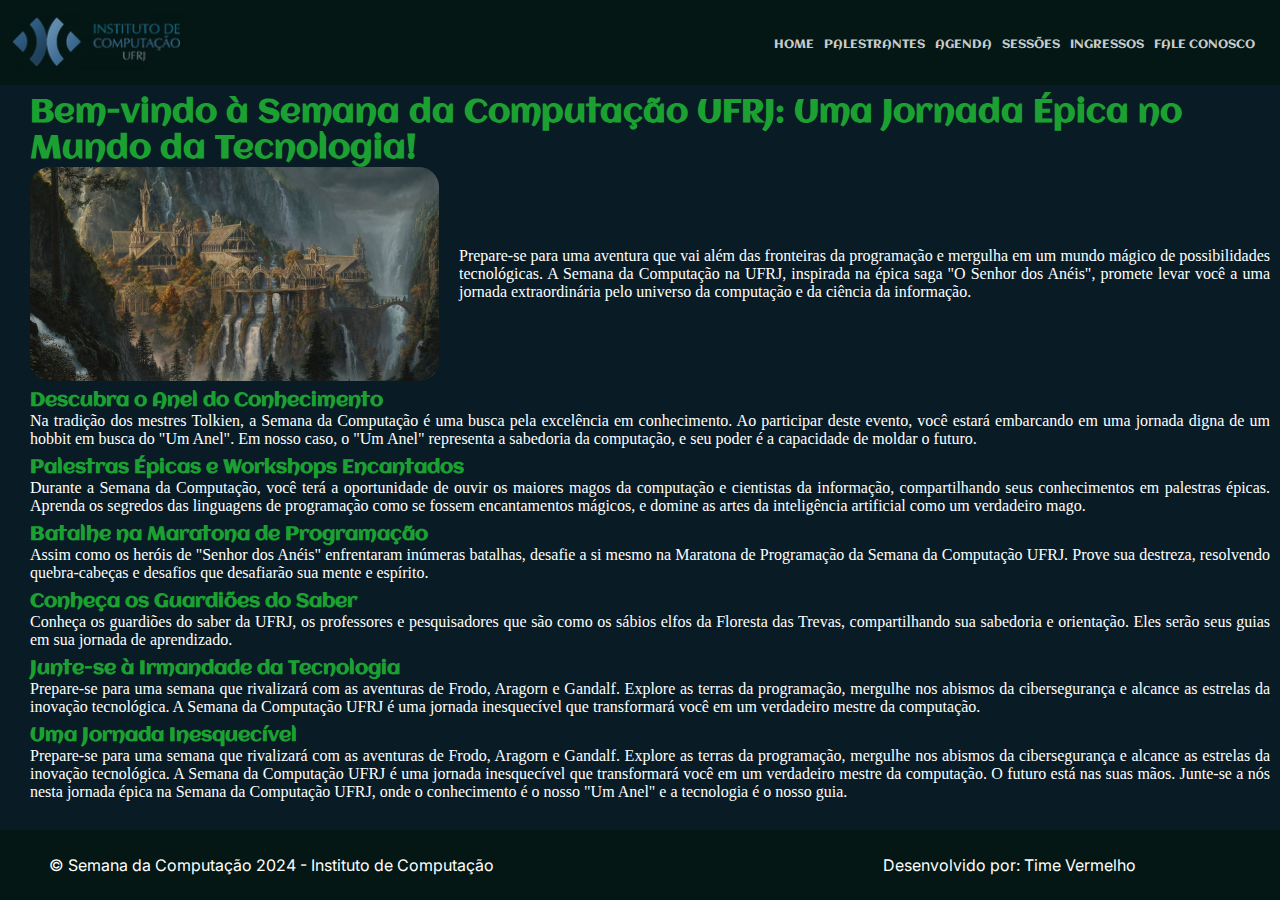
<file: index.html>
<!DOCTYPE html>
<html lang="en">
  <head>
    <meta charset="UTF-8">
    <meta name="viewport" content="width=device-width, initial-scale=1.0">
    <title>Home</title>
    <link rel="stylesheet" type="text/css" href="index.css">
    <link rel="stylesheet" href="https://fonts.googleapis.com/css?family=Aclonica&display=swap">
  </head>
  <body class="container">
    <script src="index.js"></script>
    <header>
      <img class="logo"src="logo.png" alt="Logo Instituto de computação">
      <div class="flex-botao">
        <button id="botao-navbar" class="botao">&#9776;</button>
      </div>
      <nav class="navbar">
        <ul class="nav-links">
            <li><a class="nav-item" href="index.html" > Home</a></li>
            <li><a class="nav-item" href="palestrantes.html" >Palestrantes</a></li>
            <li><a class="nav-item" href="agenda.html">Agenda</a></li>
            <li><a class="nav-item" href="sessoes.html">Sessões</a></li>
            <li><a class="nav-item" href="ingressos.html">Ingressos</a></li>
            <li><a class="nav-item" href="fale-conosco.html">Fale conosco</a></li>
          </ul>      
    </nav>
      
    </header>
    <div class="corpo-pagina">
      <main>
        <h1 class="Titulo">Bem-vindo à Semana da Computação UFRJ: Uma Jornada Épica no Mundo da Tecnologia!</h1> 
      </main>
      <div class="imagem-texto">
        <img class="capa-home"src="capa-home.png" alt="Foto do senhor dos aneis">
        <p class="paragrafo-1">
          Prepare-se para uma aventura que vai além das fronteiras da programação e mergulha em um mundo mágico 
          de possibilidades tecnológicas. A Semana da Computação na UFRJ, inspirada na épica saga "O Senhor dos Anéis", 
          promete levar você a uma jornada extraordinária pelo universo da computação e da ciência da informação.
        </p>
      </div>
      <div class="texto-pag-1">
        <h3 class="sub-titulo-2"> Descubra o Anel do Conhecimento</h3>
        <p class="paragrafo-2">
          Na tradição dos mestres Tolkien, a Semana da Computação é 
          uma busca pela excelência em conhecimento. 
          Ao participar deste evento, você estará embarcando 
          em uma jornada digna de um hobbit em busca do "Um Anel". 
          Em nosso caso, o "Um Anel" representa a sabedoria da 
          computação, e seu poder é a capacidade de moldar o futuro.
        </p>
        <h3 class="sub-titulo-2"> Palestras Épicas e Workshops Encantados</h3>
        <p class="paragrafo-2">
          Durante a Semana da Computação, você terá a oportunidade 
          de ouvir os maiores magos da computação e cientistas 
          da informação, compartilhando seus conhecimentos em 
          palestras épicas. Aprenda os segredos das linguagens 
          de programação como se fossem encantamentos mágicos, 
          e domine as artes da inteligência artificial como um 
          verdadeiro mago.
        </p>
        <h3 class="sub-titulo-2"> Batalhe na Maratona de Programação</h3>
        <p class="paragrafo-2">
          Assim como os heróis de "Senhor dos Anéis" enfrentaram 
          inúmeras batalhas, desafie a si mesmo na Maratona de 
          Programação da Semana da Computação UFRJ. Prove sua destreza, 
          resolvendo quebra-cabeças e desafios que desafiarão sua mente 
          e espírito.
        </p>
        <h3 class="sub-titulo-2"> Conheça os Guardiões do Saber</h3>
        <p class="paragrafo-2">
          Conheça os guardiões do saber da UFRJ, os professores e 
          pesquisadores que são como os sábios elfos da Floresta das 
          Trevas, compartilhando sua sabedoria e orientação. Eles serão
           seus guias em sua jornada de aprendizado.
        </p>
        <h3 class="sub-titulo-2"> Junte-se à Irmandade da Tecnologia</h3>
        <p class="paragrafo-2">
          Prepare-se para uma semana que rivalizará com as aventuras de Frodo,
           Aragorn e Gandalf. Explore as terras da programação, mergulhe nos 
           abismos da cibersegurança e alcance as estrelas da inovação 
           tecnológica. A Semana da Computação UFRJ é uma jornada 
           inesquecível que transformará você em um verdadeiro mestre
            da computação.
        </p>
        <h3 class="sub-titulo-2"> Uma Jornada Inesquecível</h3>
        <p class="paragrafo-2">
          Prepare-se para uma semana que rivalizará com as
           aventuras de Frodo, Aragorn e Gandalf. Explore 
           as terras da programação, mergulhe nos abismos da 
           cibersegurança e alcance as estrelas da inovação 
           tecnológica. A Semana da Computação UFRJ é uma jornada 
           inesquecível que transformará você em um verdadeiro
            mestre da computação.

          O futuro está nas suas mãos. Junte-se a nós nesta 
          jornada épica na Semana da Computação UFRJ, onde o
           conhecimento é o nosso "Um Anel" e a tecnologia é 
           o nosso guia.

        </p>
      </div>
    </div>
    <footer>
      <div class="footer-col">
          <p>© Semana da Computação 2024 - Instituto de Computação</p>
      </div>
      <div class="footer-col">
          <p>Desenvolvido por: Time Vermelho</p>   
      </div>
    </footer>
  </body>

  
  
</html>
</file>
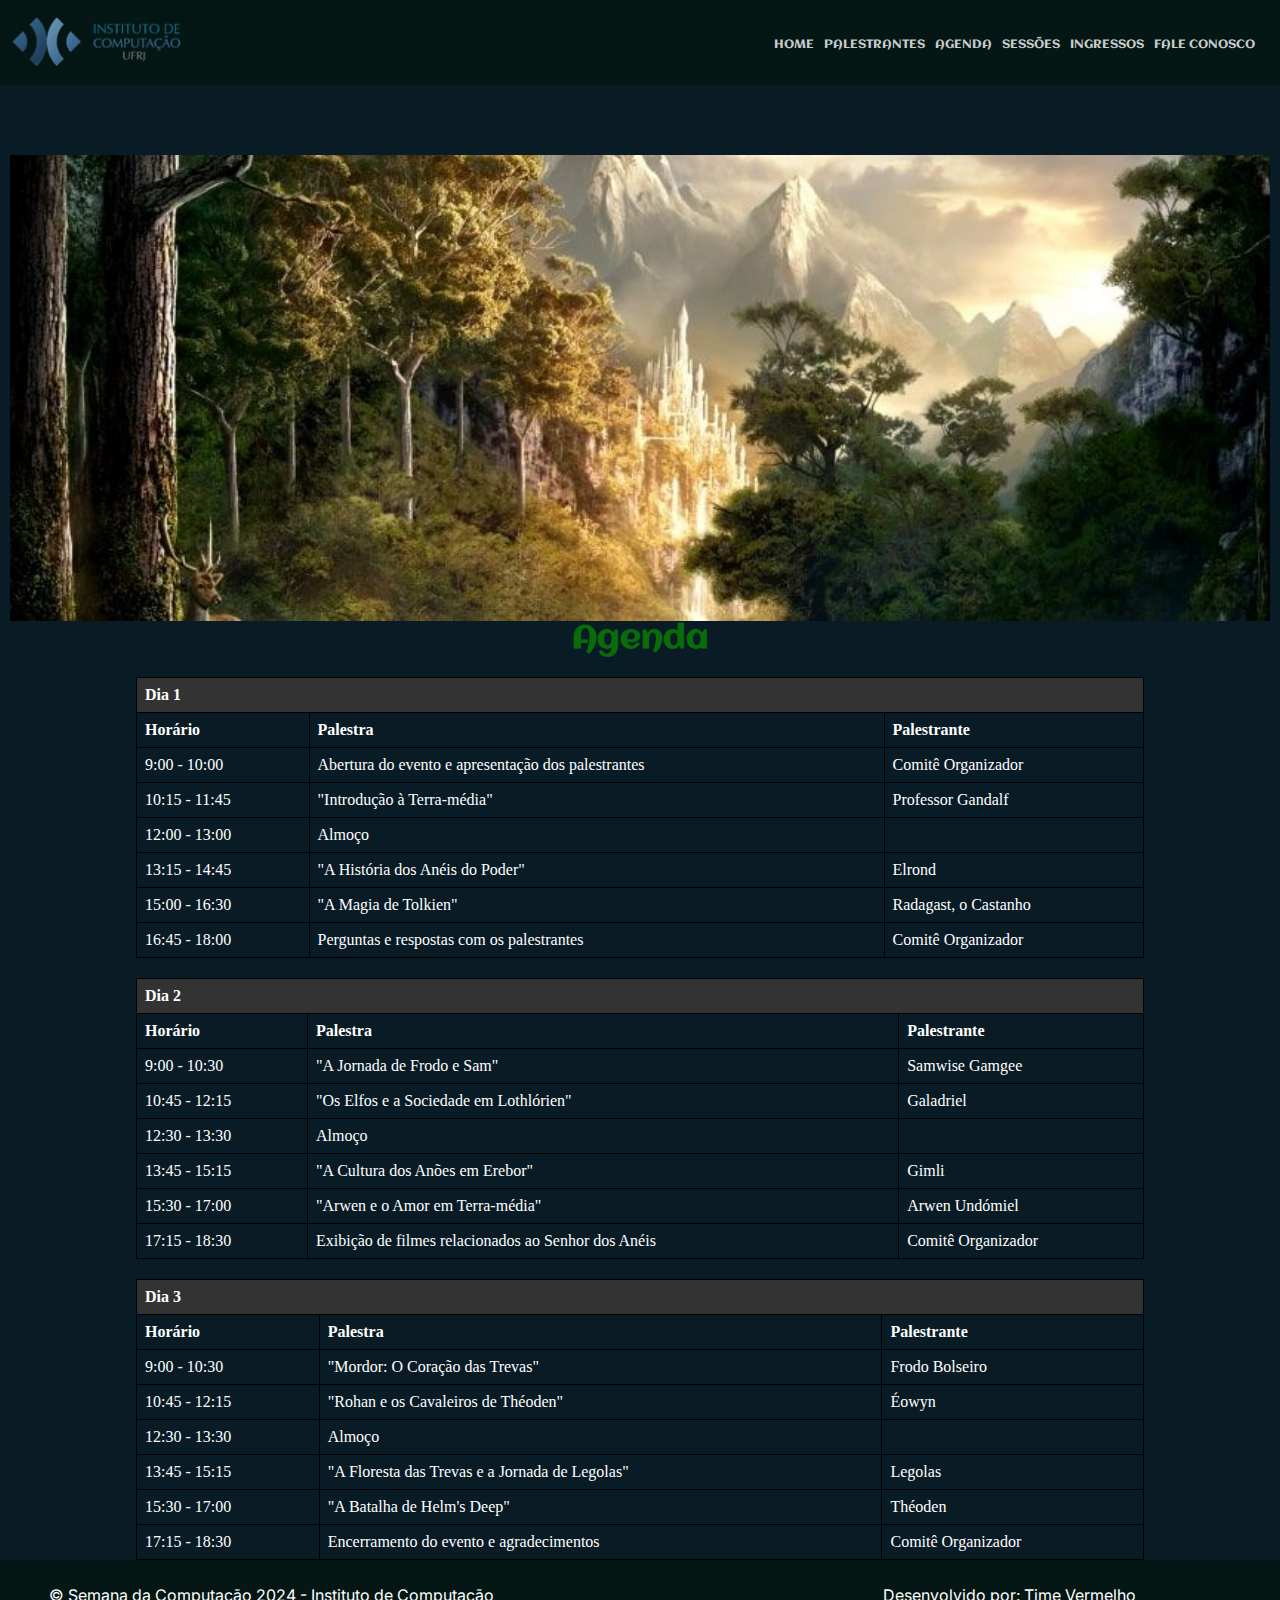
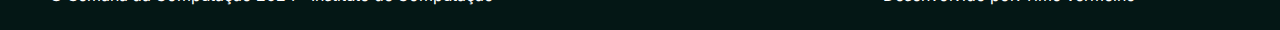
<file: agenda.html>
<!DOCTYPE html>
<html lang="en">
<head>
    <meta charset="UTF-8">
    <meta name="viewport" content="width=device-width, initial-scale=1.0">
    <title>Agenda</title>
    <link rel="stylesheet" type="text/css" href="agenda.css">
    <link rel="stylesheet" href="https://fonts.googleapis.com/css?family=Aclonica&display=swap">
</head>
<body>
  <script src="index.js"></script>
  <header>
    <img class="logo"src="logo.png" alt="Logo Instituto de computação">
    <div class="flex-botao">
      <button id="botao-navbar" class="botao">&#9776;</button>
    </div>
    <nav class="navbar">
      <ul class="nav-links">
        <li><a class="nav-item" href="index.html" > Home</a></li>
        <li><a class="nav-item" href="palestrantes.html" >Palestrantes</a></li>
        <li><a class="nav-item" href="agenda.html">Agenda</a></li>
        <li><a class="nav-item" href="sessoes.html">Sessões</a></li>
        <li><a class="nav-item" href="ingressos.html">Ingressos</a></li>
        <li><a class="nav-item" href="fale-conosco.html">Fale conosco</a></li>
        </ul>      
    </nav>
    
  </header>
  <div class="corpo-pagina">
    <main class="main-content">
        <div class="flexbox-capa">
            <img class="capa1" src="capa3-index.jpg" alt="Capa Senhor dos Anéis">
        </div>
        <div class="container">
            <h1 style="text-align: center;">Agenda</h1>
            <table>
                <thead>
                    <tr class="day-header">
                        <th colspan="3">Dia 1</th>
                    </tr>
                    <tr>
                        <th>Horário</th>
                        <th>Palestra</th>
                        <th>Palestrante</th>
                    </tr>
                </thead>
                <tbody>
                    <tr>
                        <td>9:00 - 10:00</td>
                        <td>Abertura do evento e apresentação dos palestrantes</td>
                        <td>Comitê Organizador</td>
                    </tr>
                    <tr>
                        <td>10:15 - 11:45</td>
                        <td>"Introdução à Terra-média"</td>
                        <td>Professor Gandalf</td>
                    </tr>
                    <tr>
                        <td>12:00 - 13:00</td>
                        <td>Almoço</td>
                        <td></td>
                    </tr>
                    <tr>
                        <td>13:15 - 14:45</td>
                        <td>"A História dos Anéis do Poder"</td>
                        <td>Elrond</td>
                    </tr>
                    <tr>
                        <td>15:00 - 16:30</td>
                        <td>"A Magia de Tolkien"</td>
                        <td>Radagast, o Castanho</td>
                    </tr>
                    <tr>
                        <td>16:45 - 18:00</td>
                        <td>Perguntas e respostas com os palestrantes</td>
                        <td>Comitê Organizador</td>
                    </tr>
                </tbody>
            </table>

            <table>
                <thead>
                    <tr class="day-header">
                        <th colspan="3">Dia 2</th>
                    </tr>
                    <tr>
                        <th>Horário</th>
                        <th>Palestra</th>
                        <th>Palestrante</th>
                    </tr>
                </thead>
                <tbody>
                    <tr>
                        <td>9:00 - 10:30</td>
                        <td>"A Jornada de Frodo e Sam"</td>
                        <td>Samwise Gamgee</td>
                    </tr>
                    <tr>
                        <td>10:45 - 12:15</td>
                        <td>"Os Elfos e a Sociedade em Lothlórien"</td>
                        <td>Galadriel</td>
                    </tr>
                    <tr>
                        <td>12:30 - 13:30</td>
                        <td>Almoço</td>
                        <td></td>
                    </tr>
                    <tr>
                        <td>13:45 - 15:15</td>
                        <td>"A Cultura dos Anões em Erebor"</td>
                        <td>Gimli</td>
                    </tr>
                    <tr>
                        <td>15:30 - 17:00</td>
                        <td>"Arwen e o Amor em Terra-média"</td>
                        <td>Arwen Undómiel</td>
                    </tr>
                    <tr>
                        <td>17:15 - 18:30</td>
                        <td>Exibição de filmes relacionados ao Senhor dos Anéis</td>
                        <td>Comitê Organizador</td>
                    </tr>
                </tbody>
            </table>

            <table>
                <thead>
                    <tr class="day-header">
                        <th colspan="3">Dia 3</th>
                    </tr>
                    <tr>
                        <th>Horário</th>
                        <th>Palestra</th>
                        <th>Palestrante</th>
                    </tr>
                </thead>
                <tbody>
                    <tr>
                        <td>9:00 - 10:30</td>
                        <td>"Mordor: O Coração das Trevas"</td>
                        <td>Frodo Bolseiro</td>
                    </tr>
                    <tr>
                        <td>10:45 - 12:15</td>
                        <td>"Rohan e os Cavaleiros de Théoden"</td>
                        <td>Éowyn</td>
                    </tr>
                    <tr>
                        <td>12:30 - 13:30</td>
                        <td>Almoço</td>
                        <td></td>
                    </tr>
                    <tr>
                        <td>13:45 - 15:15</td>
                        <td>"A Floresta das Trevas e a Jornada de Legolas"</td>
                        <td>Legolas</td>
                    </tr>
                    <tr>
                        <td>15:30 - 17:00</td>
                        <td>"A Batalha de Helm's Deep"</td>
                        <td>Théoden</td>
                    </tr>
                    <tr>
                        <td>17:15 - 18:30</td>
                        <td>Encerramento do evento e agradecimentos</td>
                        <td>Comitê Organizador</td>
                    </tr>
                </tbody>
            </table>
        </div>
    </main>
  </div>
    <footer>
      <div class="footer-col">
          <p>© Semana da Computação 2024 - Instituto de Computação</p>
      </div>
      <div class="footer-col">
          <p>Desenvolvido por: Time Vermelho</p>   
      </div>
    </footer>
</body>
</html>
</file>
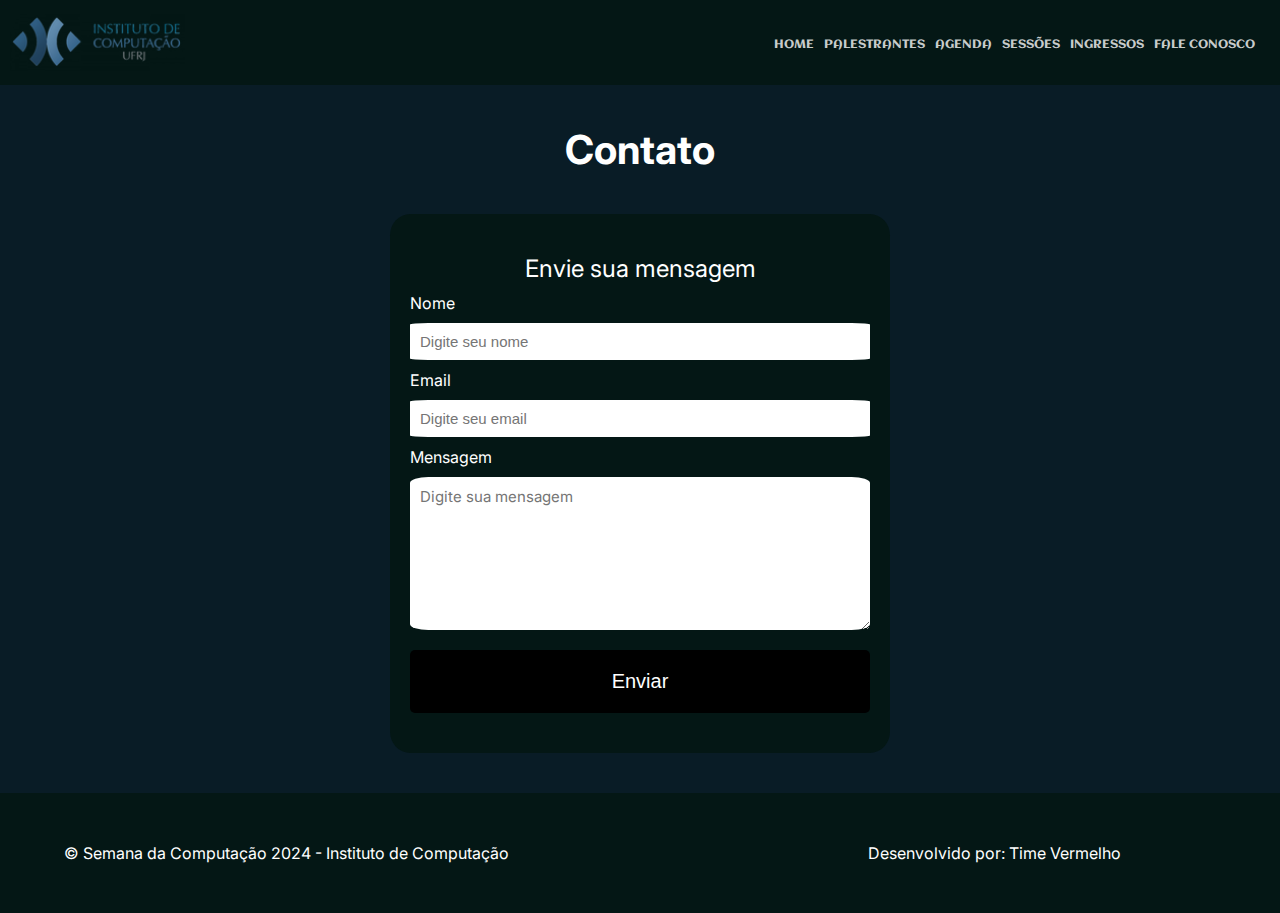
<file: fale-conosco.html>
<!DOCTYPE html>
<html lang="en">
  <head>
        <meta charset="UTF-8">
        <meta name="viewport" content="width=device-width, initial-scale=1.0">
        <title>Contato</title>
        <link rel="stylesheet" type="text/css" href="fale-conosco.css">
        <link rel="stylesheet" href="https://fonts.googleapis.com/css?family=Aclonica&display=swap">
  </head>
  <body>
    <script src="index.js"></script>
    <header>
      <img class="logo"src="logo.png" alt="Logo Instituto de computação">
      <div class="flex-botao">
        <button id="botao-navbar" class="botao">&#9776;</button>
      </div>
      <nav class="navbar">
        <ul class="nav-links">
          <li><a class="nav-item" href="index.html" > Home</a></li>
          <li><a class="nav-item" href="palestrantes.html" >Palestrantes</a></li>
          <li><a class="nav-item" href="agenda.html">Agenda</a></li>
          <li><a class="nav-item" href="sessoes.html">Sessões</a></li>
          <li><a class="nav-item" href="ingressos.html">Ingressos</a></li>
          <li><a class="nav-item" href="fale-conosco.html">Fale conosco</a></li>
          </ul>      
    </nav>
      
    </header>
    <div class="corpo-pagina">
      <main>
        <div class="contato-title">
            <h1>Contato</h1>
        </div>
        <div class="container-card">
            <div class="card-contato">
                <form action="" method="post" class="contato-form">
                    <p class="contato-form_title"> Envie sua mensagem</p>
                    <label class="form-label">Nome</label>
                    <input type="text" name="nome" placeholder="Digite seu nome" class="form-input">
                    <label class="form-label">Email</label>
                    <input type="text" name="nome" placeholder="Digite seu email" class="form-input">
                    <label class="form-label">Mensagem</label>
                    <textarea type="text" rows="7" name="mensagem" placeholder="Digite sua mensagem" class="form-textarea"></textarea>
                    <button type="submit" class="form-button">Enviar</button>
                </form>
            </div>
        </div>
      </main>


      <footer>
        <div class="footer-col">
            <p>© Semana da Computação 2024 - Instituto de Computação</p>
        </div>
        <div class="footer-col">
            <p>Desenvolvido por: Time Vermelho</p>   
        </div>
      </footer>
    </div>
  </body>

  
  
</html>
</file>
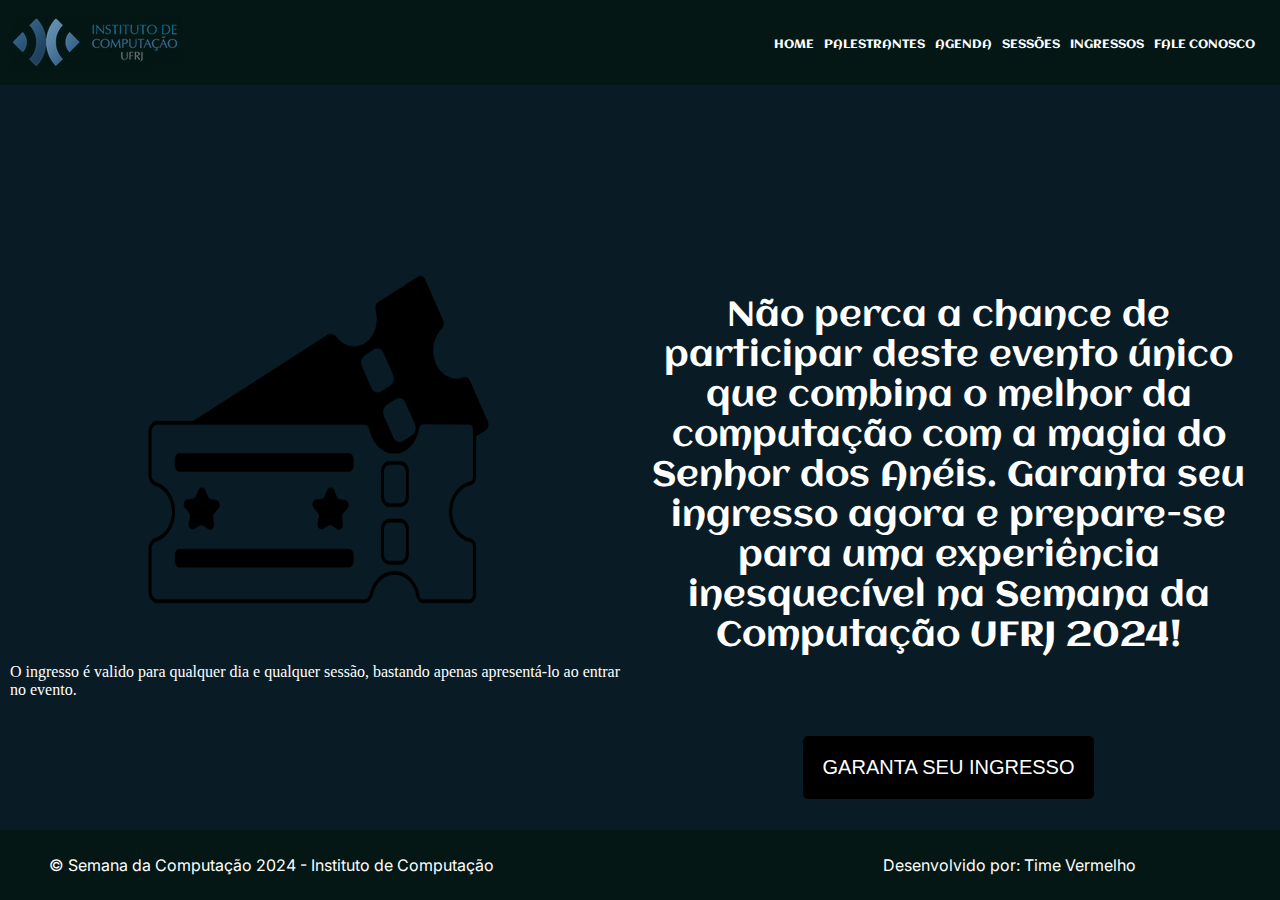
<file: ingressos.html>
<!DOCTYPE html>
<html lang="en">
  <head>
    <meta charset="UTF-8">
    <meta name="viewport" content="width=device-width, initial-scale=1.0">
    <title>ingressos</title>
    <link rel="stylesheet" type="text/css" href="ingressos.css">
    <link rel="stylesheet" href="https://fonts.googleapis.com/css?family=Aclonica&display=swap">
  </head>
  <body class="container">
    <script src="index.js"></script>
    <header>
      <img class="logo"src="logo.png" alt="Logo Instituto de computação">
      <div class="flex-botao">
        <button id="botao-navbar" class="botao">&#9776;</button>
      </div>
      <nav class="navbar">
        <ul class="nav-links">
            <li><a class="nav-item" href="index.html" > Home</a></li>
            <li><a class="nav-item" href="palestrantes.html" >Palestrantes</a></li>
            <li><a class="nav-item" href="agenda.html">Agenda</a></li>
            <li><a class="nav-item" href="sessoes.html">Sessões</a></li>
            <li><a class="nav-item" href="ingressos.html">Ingressos</a></li>
            <li><a class="nav-item" href="fale-conosco.html">Fale conosco</a></li>
          </ul>      
    </nav>
    </header>

    <main class="corpo-pagina">

      <div class="area1">
      <img class="ingresso-pic" src="ingresso.png" alt="foto de ingresso">
      <p>O ingresso é valido para qualquer dia e qualquer sessão, bastando apenas apresentá-lo ao entrar no evento.</p>
      </div>

      <div class="area2">
        <p class="chamada-sc">Não perca a chance de participar deste evento único que combina o melhor da computação com a magia do Senhor dos Anéis. Garanta seu ingresso agora e prepare-se para uma experiência inesquecível na Semana da Computação UFRJ 2024!
        </p>

        <button class="botao-1">GARANTA SEU INGRESSO</button>
      </div>
      
    </main>


    <footer class="">
      <div class="footer-col">
          <p>© Semana da Computação 2024 - Instituto de Computação</p>
      </div>
      <div class="footer-col">
          <p>Desenvolvido por: Time Vermelho</p>   
      </div>
    </footer>
  </body>

  
  
</html>
</file>
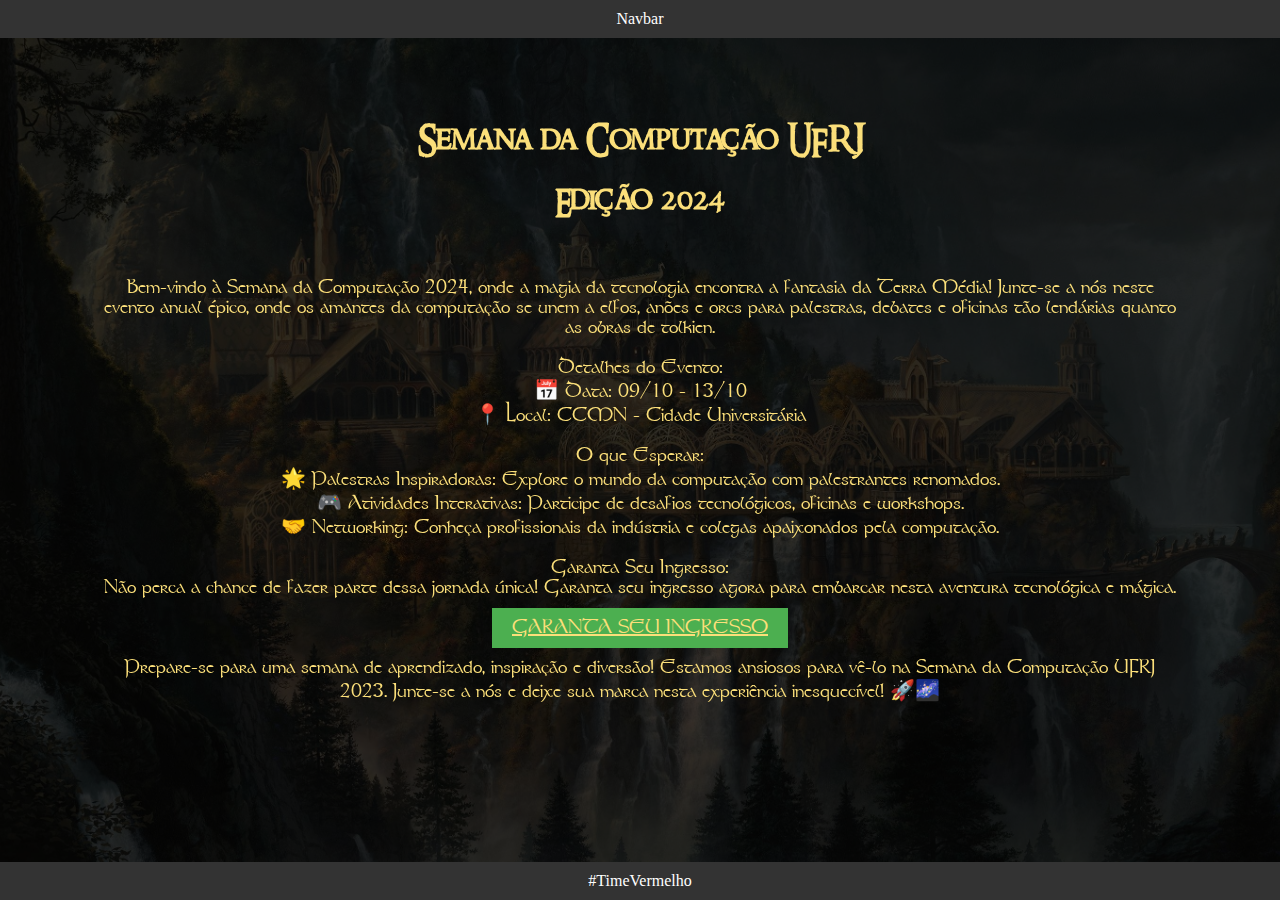
<file: landpage.html>
<!DOCTYPE html>
<html lang="pt-br">
<head>
    <meta charset="UTF-8">
    <meta name="viewport" content="width=device-width, initial-scale=1.0">
    <title>Semana da Computação</title>
    <link rel="stylesheet" href="style.css">
</head>
<body>
    <div class="overlay"></div>

    <div class="navbar">
        Navbar
    </div>
    
    <div class="content">
        <h1>Semana da Computação UFRJ</h1>
        <h1>Edição 2024<br><br></h1>
        <p>Bem-vindo à Semana da Computação 2024, onde a magia da tecnologia encontra a fantasia da Terra Média! Junte-se a nós neste evento anual épico, onde os amantes da computação se unem a elfos, anões e orcs para palestras, debates e oficinas tão lendárias quanto as obras de tolkien.<br>
            <br>
            Detalhes do Evento:<br>
            📅 Data: 09/10 - 13/10<br>
            📍 Local: CCMN - Cidade Universitária<br>
            <br>
            O que Esperar:<br>
            🌟 Palestras Inspiradoras: Explore o mundo da computação com palestrantes renomados.<br>
            🎮 Atividades Interativas: Participe de desafios tecnológicos, oficinas e workshops.<br>
            🤝 Networking: Conheça profissionais da indústria e colegas apaixonados pela computação.<br>
            <br>
            Garanta Seu Ingresso:<br>
            Não perca a chance de fazer parte dessa jornada única! Garanta seu ingresso agora para embarcar nesta aventura tecnológica e mágica.<br>
            <br>
            <a target="_blank" href="https://youtu.be/dQw4w9WgXcQ?si=BvrmpKko8m-QGwEp&t" class="button">GARANTA SEU INGRESSO</a>            <br>
            <br>
            Prepare-se para uma semana de aprendizado, inspiração e diversão! Estamos ansiosos para vê-lo na Semana da Computação UFRJ 2023. Junte-se a nós e deixe sua marca nesta experiência inesquecível! 🚀🌌
            
        </div>
        

    <div class="footer">
        #TimeVermelho
    </div>
</body>
</html>
</file>
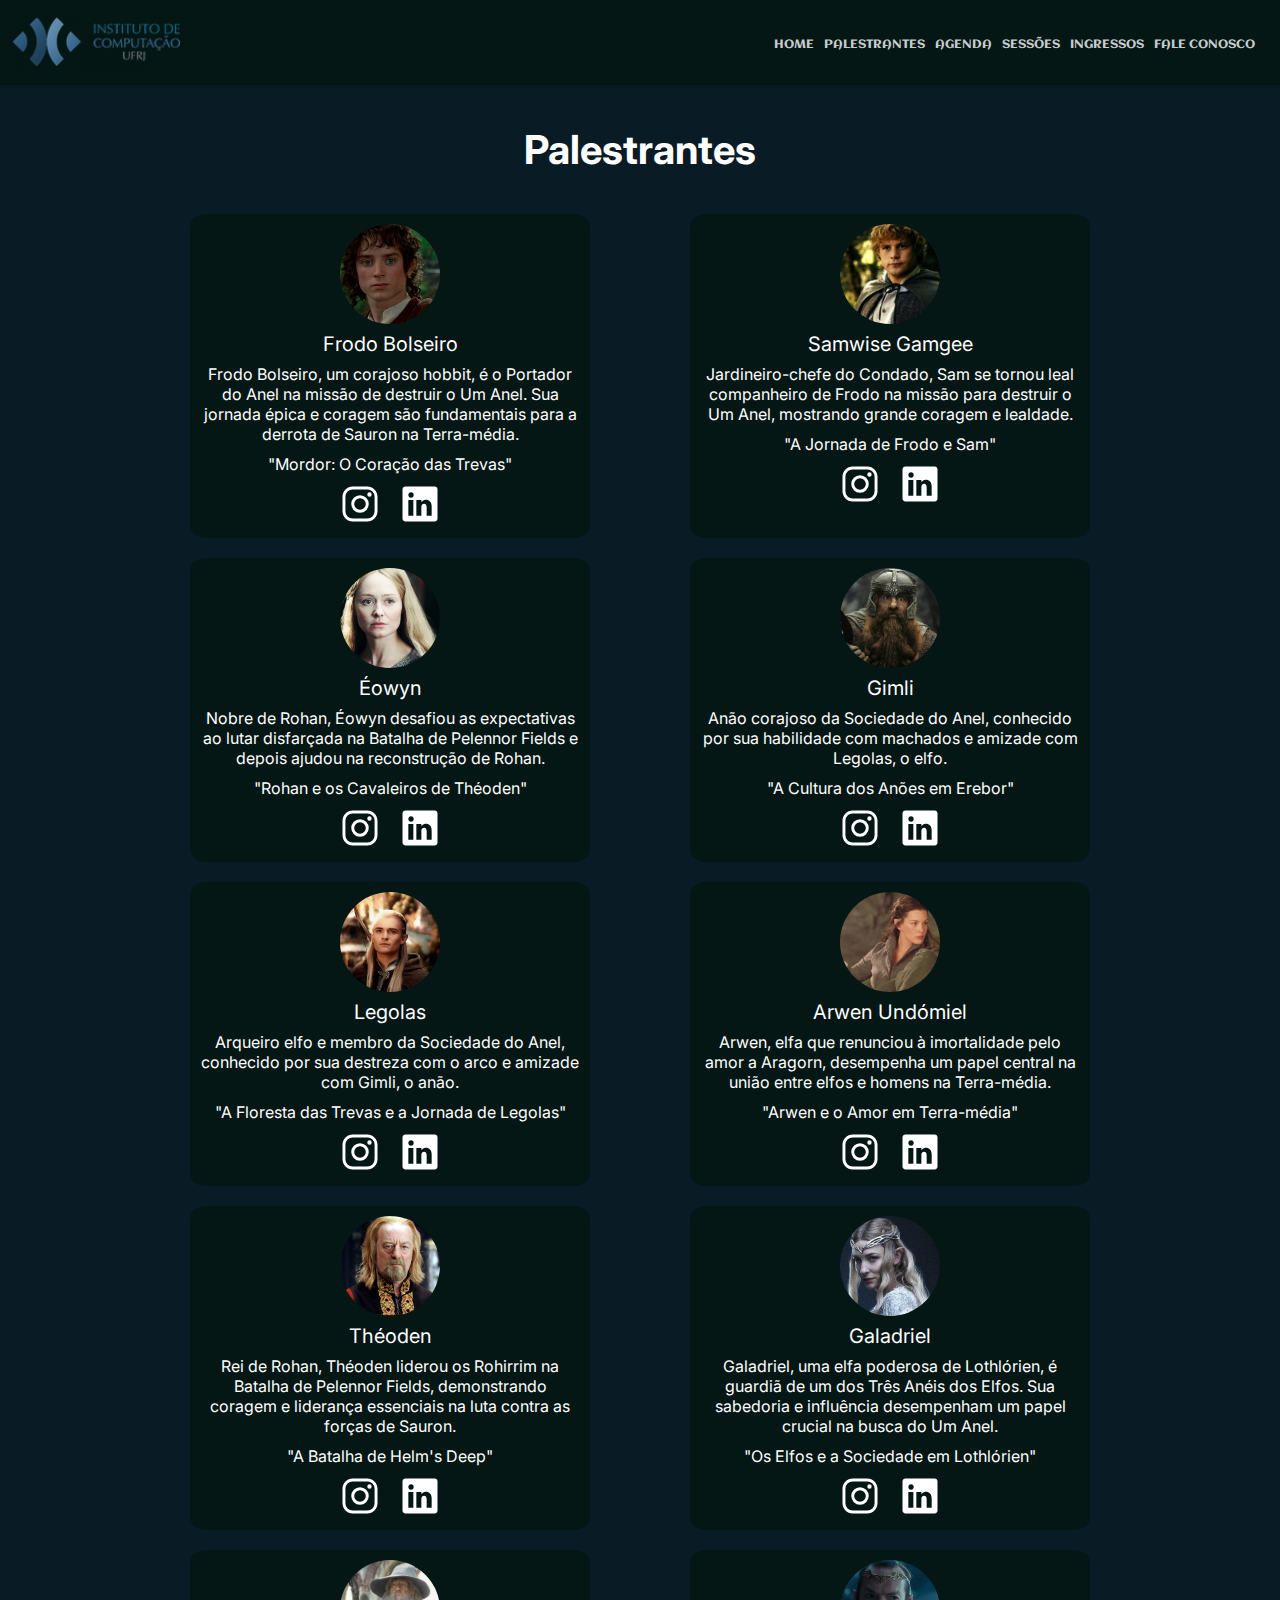
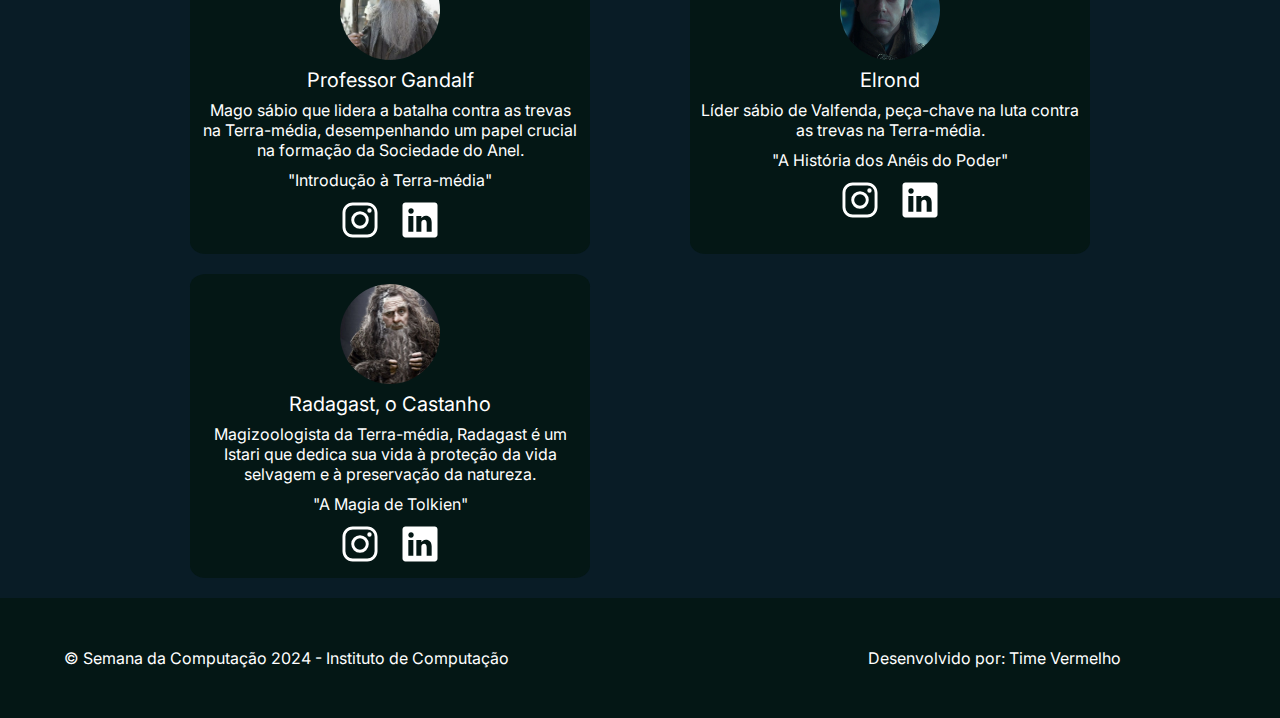
<file: palestrantes.html>
<!DOCTYPE html>
<html lang="en">
    <head>
        <meta charset="UTF-8">
        <meta name="viewport" content="width=device-width, initial-scale=1.0">
        <title>Palestrantes</title>
        <link rel="stylesheet" type="text/css" href="fale-conosco.css">
        <link rel="stylesheet" href="https://fonts.googleapis.com/css?family=Aclonica&display=swap">
    </head>
  <body>
    <script src="index.js"></script>
    <header>
        <img class="logo"src="logo.png" alt="Logo Instituto de computação">
        <div class="flex-botao">
          <button id="botao-navbar" class="botao">&#9776;</button>
        </div>
        <nav class="navbar">
          <ul class="nav-links">
            <li><a class="nav-item" href="index.html" > Home</a></li>
            <li><a class="nav-item" href="palestrantes.html" >Palestrantes</a></li>
            <li><a class="nav-item" href="agenda.html">Agenda</a></li>
            <li><a class="nav-item" href="sessoes.html">Sessões</a></li>
            <li><a class="nav-item" href="ingressos.html">Ingressos</a></li>
            <li><a class="nav-item" href="fale-conosco.html">Fale conosco</a></li>
            </ul>      
      </nav>
        
      </header>

      <main>
        <div class="palestrantes-title">
            <h1>Palestrantes</h1>
        </div>

        <div class="container-cards">
            <div class="cards">
                <div class="palestrante">
                    <img src="imagens_palestrantes\Frodo.webp" class="palestrante_foto">
                    <p class="palestrante_nome"> Frodo Bolseiro</p>
                    <p class="palestrante_biografia"> Frodo Bolseiro, um corajoso hobbit, é o Portador do Anel na missão de destruir o Um Anel. Sua jornada épica e coragem são fundamentais para a derrota de Sauron na Terra-média. </p>
                    <p class="palestrante_empresas"> </p>
                    <p class="palestrante_palestra">"Mordor: O Coração das Trevas"</p>
                    <ul class="palestrante_redes">
                        <li>
                        <a href="https://www.instagram.com/"> 
                            <img src="icons_redes\logo-instagram.svg" alt="Ícone do Instagram" class="palestrante_redes-instagram"> 
                        </a>
                        </li>
                        <li>
                            <a href="https://br.linkedin.com/">
                                <img src="icons_redes\logo-linkedin.svg" alt="Ícone do Linkedin" class="palestrante_redes-linkedin">
                            </a> 
                        </li>
                    </ul>
                </div>

                <div class="palestrante">
                    <img src="imagens_palestrantes\Samwise_Gamgee.png" alt="Foto de Samwise Gamgee no filme de Senhor dos Anéis" class="palestrante_foto">
                    <p class="palestrante_nome"> Samwise Gamgee </p>
                    <p class="palestrante_biografia"> Jardineiro-chefe do Condado, Sam se tornou leal companheiro de Frodo na missão para destruir o Um Anel, mostrando grande coragem e lealdade.</p>
                    <p class="palestrante_empresas"> </p>
                    <p class="palestrante_palestra">"A Jornada de Frodo e Sam"</p>
                    <ul class="palestrante_redes">
                        <li>
                            
                        <a href="https://www.instagram.com/"> 
                            <img src="icons_redes\logo-instagram.svg" alt="Ícone do Instagram" class="palestrante_redes-instagram"> 
                        </a>
                        </li>
                        <li>
                            <a href="https://br.linkedin.com/">
                                <img src="icons_redes\logo-linkedin.svg" alt="Ícone do Linkedin" class="palestrante_redes-linkedin">
                            </a> 
                        </li>
                    </ul>
                </div>

                <div class="palestrante">
                    <img src="imagens_palestrantes/Éowyn.jpg" class="palestrante_foto">
                    <p class="palestrante_nome"> Éowyn </p>
                    <p class="palestrante_biografia">Nobre de Rohan, Éowyn desafiou as expectativas ao lutar disfarçada na Batalha de Pelennor Fields e depois ajudou na reconstrução de Rohan. </p>
                    <p class="palestrante_empresas"> </p>
                    <p class="palestrante_palestra">"Rohan e os Cavaleiros de Théoden"</p>
                    <ul class="palestrante_redes">
                        <li>
                            
                        <a href="https://www.instagram.com/"> 
                            <img src="icons_redes\logo-instagram.svg" alt="Ícone do Instagram" class="palestrante_redes-instagram"> 
                        </a>
                        </li>
                        <li>
                            <a href="https://br.linkedin.com/">
                                <img src="icons_redes\logo-linkedin.svg" alt="Ícone do Linkedin" class="palestrante_redes-linkedin">
                            </a> 
                        </li>
                    </ul>
                </div>

                <div class="palestrante">
                    <img src="imagens_palestrantes/Gimli.jpg" class="palestrante_foto">
                    <p class="palestrante_nome"> Gimli </p>
                    <p class="palestrante_biografia"> Anão corajoso da Sociedade do Anel, conhecido por sua habilidade com machados e amizade com Legolas, o elfo.</p>
                    <p class="palestrante_empresas"> </p>
                    <p class="palestrante_palestra">"A Cultura dos Anões em Erebor"</p>
                    <ul class="palestrante_redes">
                        <li>
                            
                        <a href="https://www.instagram.com/"> 
                            <img src="icons_redes\logo-instagram.svg" alt="Ícone do Instagram" class="palestrante_redes-instagram"> 
                        </a>
                        </li>
                        <li>
                            <a href="https://br.linkedin.com/">
                                <img src="icons_redes\logo-linkedin.svg" alt="Ícone do Linkedin" class="palestrante_redes-linkedin">
                            </a> 
                        </li>
                    </ul>
                </div>

                <div class="palestrante">
                    <img src="imagens_palestrantes/Legolas.jpg" class="palestrante_foto">
                    <p class="palestrante_nome"> Legolas </p>
                    <p class="palestrante_biografia"> Arqueiro elfo e membro da Sociedade do Anel, conhecido por sua destreza com o arco e amizade com Gimli, o anão.</p>
                    <p class="palestrante_empresas"> </p>
                    <p class="palestrante_palestra">"A Floresta das Trevas e a Jornada de Legolas" </p>
                    <ul class="palestrante_redes">
                        <li>
                            
                        <a href="https://www.instagram.com/"> 
                            <img src="icons_redes\logo-instagram.svg" alt="Ícone do Instagram" class="palestrante_redes-instagram"> 
                        </a>
                        </li>
                        <li>
                            <a href="https://br.linkedin.com/">
                                <img src="icons_redes\logo-linkedin.svg" alt="Ícone do Linkedin" class="palestrante_redes-linkedin">
                            </a> 
                        </li>
                    </ul>
                </div>

                <div class="palestrante">
                    <img src="imagens_palestrantes/Arwen_Undómiel.webp" class="palestrante_foto">
                    <p class="palestrante_nome"> Arwen Undómiel </p>
                    <p class="palestrante_biografia"> Arwen, elfa que renunciou à imortalidade pelo amor a Aragorn, desempenha um papel central na união entre elfos e homens na Terra-média.</p>
                    <p class="palestrante_empresas"> </p>
                    <p class="palestrante_palestra">"Arwen e o Amor em Terra-média"</p>
                    <ul class="palestrante_redes">
                        <li>
                            
                        <a href="https://www.instagram.com/"> 
                            <img src="icons_redes\logo-instagram.svg" alt="Ícone do Instagram" class="palestrante_redes-instagram"> 
                        </a>
                        </li>
                        <li>
                            <a href="https://br.linkedin.com/">
                                <img src="icons_redes\logo-linkedin.svg" alt="Ícone do Linkedin" class="palestrante_redes-linkedin">
                            </a> 
                        </li>
                    </ul>
                </div>
            
                <div class="palestrante">
                    <img src="imagens_palestrantes/Théoden.png" class="palestrante_foto">
                    <p class="palestrante_nome"> Théoden </p>
                    <p class="palestrante_biografia"> Rei de Rohan, Théoden liderou os Rohirrim na Batalha de Pelennor Fields, demonstrando coragem e liderança essenciais na luta contra as forças de Sauron.</p>
                    <p class="palestrante_empresas"> </p>
                    <p class="palestrante_palestra">"A Batalha de Helm's Deep"</p>
                    <ul class="palestrante_redes">
                        <li>
                            
                        <a href="https://www.instagram.com/"> 
                            <img src="icons_redes\logo-instagram.svg" alt="Ícone do Instagram" class="palestrante_redes-instagram"> 
                        </a>
                        </li>
                        <li>
                            <a href="https://br.linkedin.com/">
                                <img src="icons_redes\logo-linkedin.svg" alt="Ícone do Linkedin" class="palestrante_redes-linkedin">
                            </a> 
                        </li>
                    </ul>
                </div>
        
                <div class="palestrante">
                    <img src="imagens_palestrantes/Galadriel.webp" class="palestrante_foto">
                    <p class="palestrante_nome"> Galadriel </p>
                    <p class="palestrante_biografia"> Galadriel, uma elfa poderosa de Lothlórien, é guardiã de um dos Três Anéis dos Elfos. Sua sabedoria e influência desempenham um papel crucial na busca do Um Anel. </p>
                    <p class="palestrante_empresas"> </p>
                    <p class="palestrante_palestra">"Os Elfos e a Sociedade em Lothlórien"</p>
                    <ul class="palestrante_redes">
                        <li>
                            
                        <a href="https://www.instagram.com/"> 
                            <img src="icons_redes\logo-instagram.svg" alt="Ícone do Instagram" class="palestrante_redes-instagram"> 
                        </a>
                        </li>
                        <li>
                            <a href="https://br.linkedin.com/">
                                <img src="icons_redes\logo-linkedin.svg" alt="Ícone do Linkedin" class="palestrante_redes-linkedin">
                            </a> 
                        </li>
                    </ul>
                </div>
                <div class="palestrante">
                    <img src="imagens_palestrantes/Gandalf.avif" class="palestrante_foto">
                    <p class="palestrante_nome"> Professor Gandalf </p>
                    <p class="palestrante_biografia">  Mago sábio que lidera a batalha contra as trevas na Terra-média, desempenhando um papel crucial na formação da Sociedade do Anel. </p>
                    <p class="palestrante_empresas"> </p>
                    <p class="palestrante_palestra">"Introdução à Terra-média"</p>
                    <ul class="palestrante_redes">
                        <li>
                            
                        <a href="https://www.instagram.com/"> 
                            <img src="icons_redes\logo-instagram.svg" alt="Ícone do Instagram" class="palestrante_redes-instagram"> 
                        </a>
                        </li>
                        <li>
                            <a href="https://br.linkedin.com/">
                                <img src="icons_redes\logo-linkedin.svg" alt="Ícone do Linkedin" class="palestrante_redes-linkedin">
                            </a> 
                        </li>
                    </ul>
                </div>
                <div class="palestrante">
                    <img src="imagens_palestrantes/Elrond.webp" class="palestrante_foto">
                    <p class="palestrante_nome"> Elrond </p>
                    <p class="palestrante_biografia"> Líder sábio de Valfenda, peça-chave na luta contra as trevas na Terra-média. </p>
                    <p class="palestrante_empresas"> </p>
                    <p class="palestrante_palestra">"A História dos Anéis do Poder"</p>
                    <ul class="palestrante_redes">
                        <li>
                            
                        <a href="https://www.instagram.com/"> 
                            <img src="icons_redes\logo-instagram.svg" alt="Ícone do Instagram" class="palestrante_redes-instagram"> 
                        </a>
                        </li>
                        <li>
                            <a href="https://br.linkedin.com/">
                                <img src="icons_redes\logo-linkedin.svg" alt="Ícone do Linkedin" class="palestrante_redes-linkedin">
                            </a> 
                        </li>
                    </ul>
                </div>
                <div class="palestrante">
                    <img src="imagens_palestrantes/Radagast.jpg" class="palestrante_foto">
                    <p class="palestrante_nome"> Radagast, o Castanho </p>
                    <p class="palestrante_biografia"> Magizoologista da Terra-média, Radagast é um Istari que dedica sua vida à proteção da vida selvagem e à preservação da natureza. </p>
                    <p class="palestrante_empresas"> </p>
                    <p class="palestrante_palestra">"A Magia de Tolkien"</p>
                    <ul class="palestrante_redes">
                        <li>
                            
                        <a href="https://www.instagram.com/"> 
                            <img src="icons_redes\logo-instagram.svg" alt="Ícone do Instagram" class="palestrante_redes-instagram"> 
                        </a>
                        </li>
                        <li>
                            <a href="https://br.linkedin.com/">
                                <img src="icons_redes\logo-linkedin.svg" alt="Ícone do Linkedin" class="palestrante_redes-linkedin">
                            </a> 
                        </li>
                    </ul>
                </div>
            </div>
        </div>
    </main>

    <footer>
        <div class="footer-col">
            <p>© Semana da Computação 2024 - Instituto de Computação</p>
        </div>
        <div class="footer-col">
            <p>Desenvolvido por: Time Vermelho</p>   
        </div>
      </footer>
  </body>
</html>
</file>
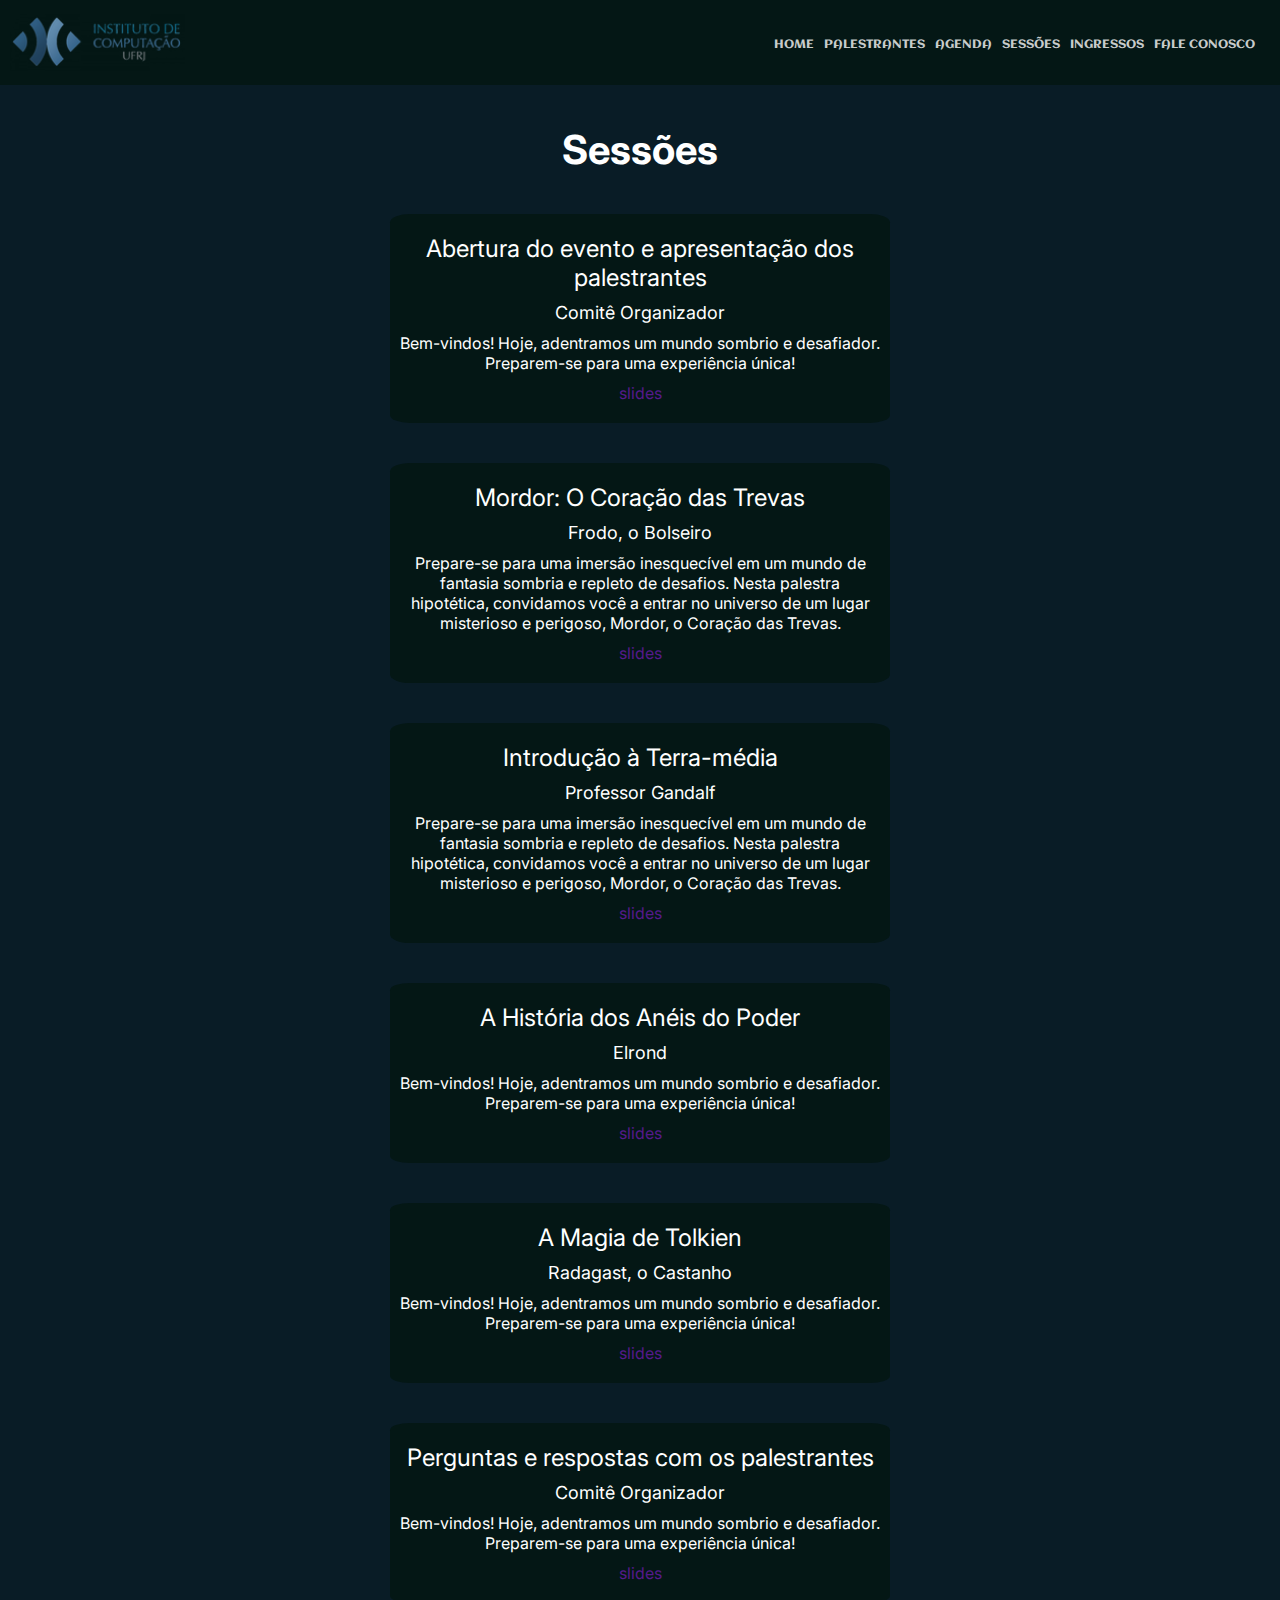
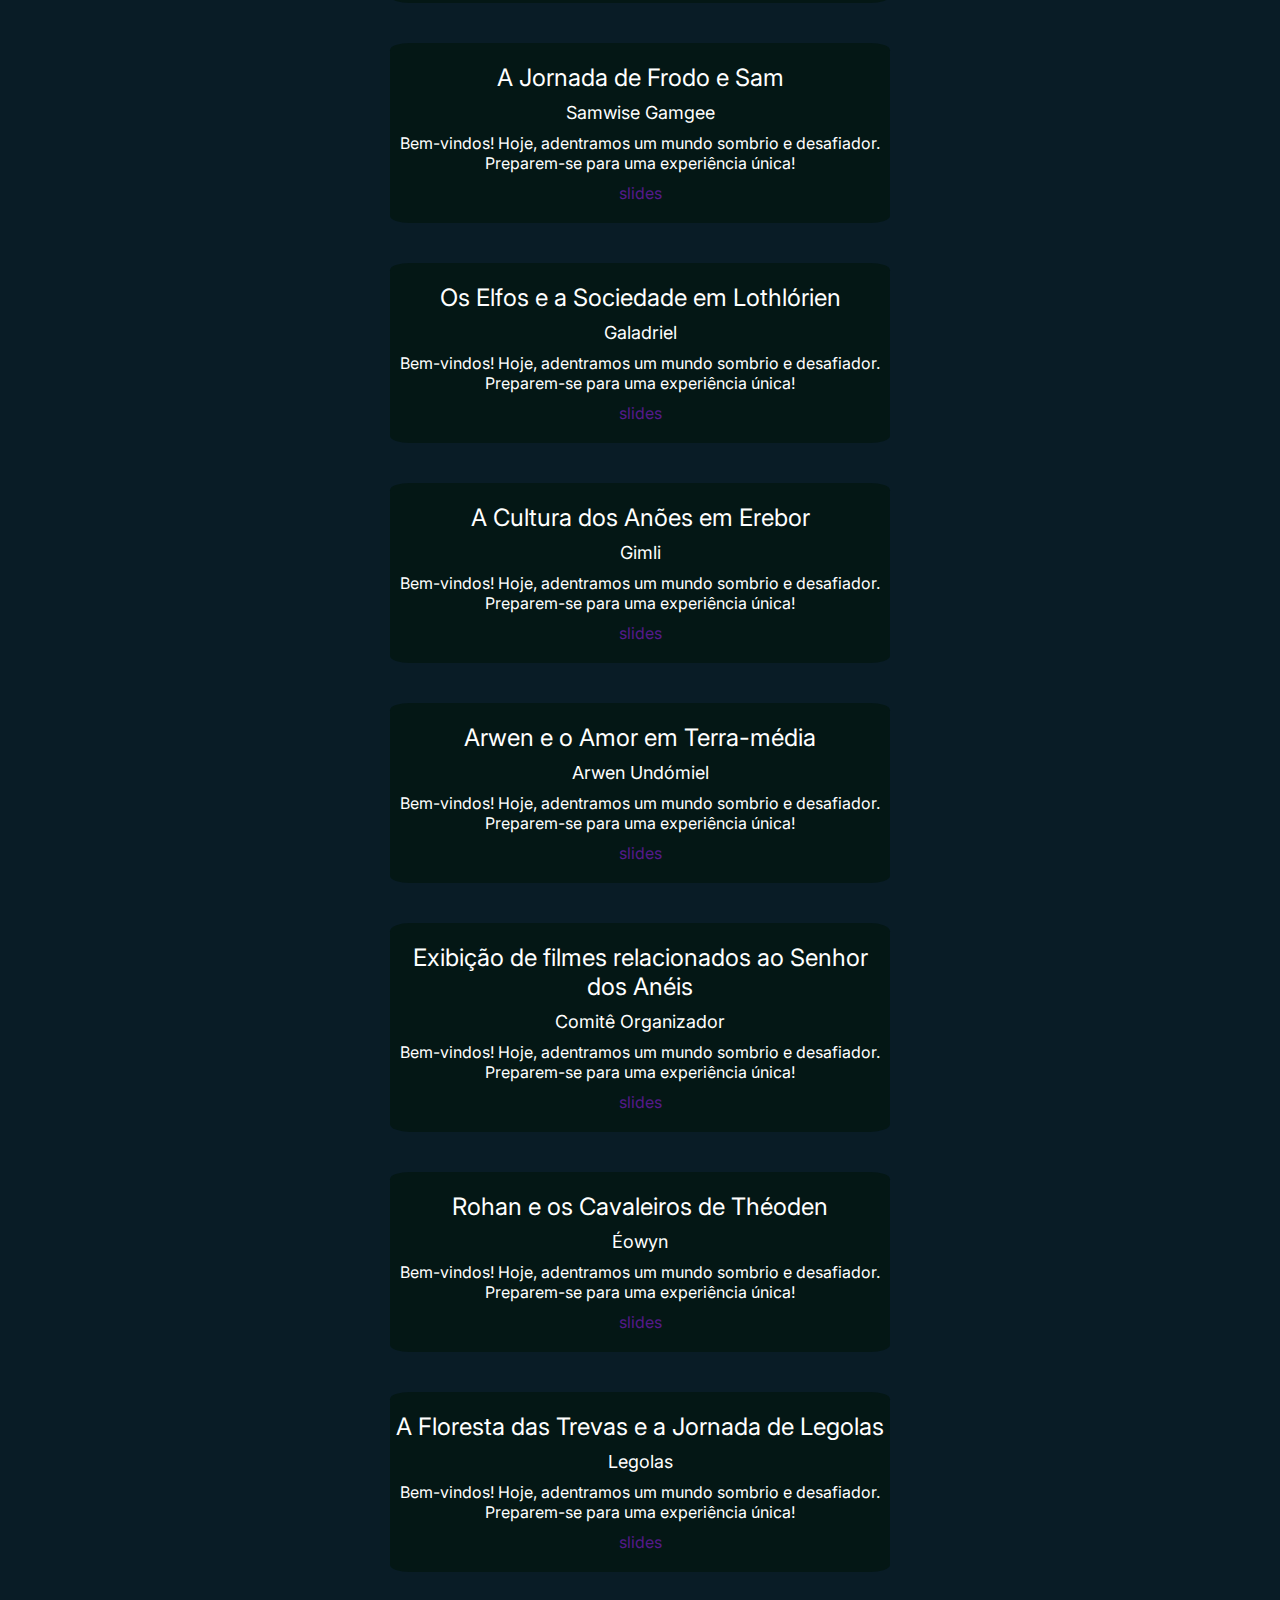
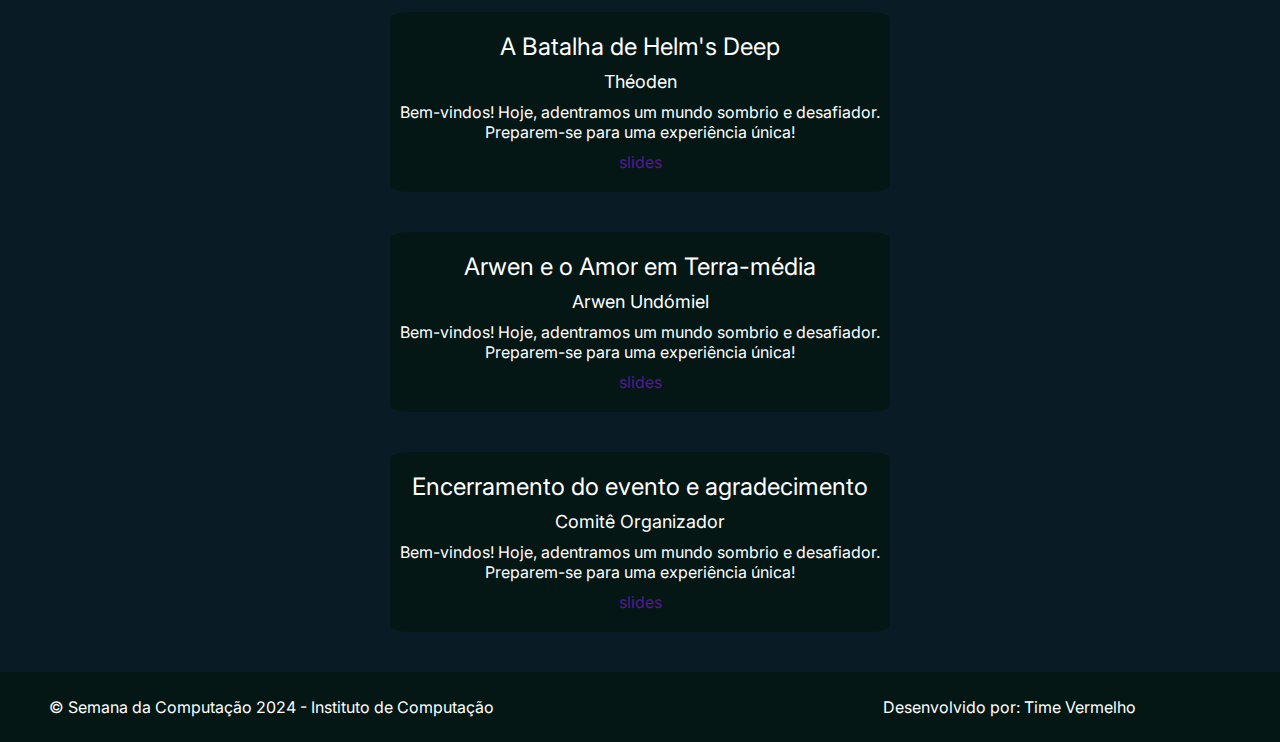
<file: sessoes.html>
<!DOCTYPE html>
<html lang="en">
  <head>
    <meta charset="UTF-8">
    <meta name="viewport" content="width=device-width, initial-scale=1.0">
    <title>Sessões</title>
    <link rel="stylesheet" type="text/css" href="sessoes.css">
    <link rel="stylesheet" href="https://fonts.googleapis.com/css?family=Aclonica&display=swap">
  </head>
  <body class="container">
    <script src="index.js"></script>
    <header>
      <img class="logo"src="logo.png" alt="Logo Instituto de computação">
      <div class="flex-botao">
        <button id="botao-navbar" class="botao">&#9776;</button>
      </div>
      <nav class="navbar">
        <ul class="nav-links">
            <li><a class="nav-item" href="index.html" > Home</a></li>
            <li><a class="nav-item" href="palestrantes.html" >Palestrantes</a></li>
            <li><a class="nav-item" href="agenda.html">Agenda</a></li>
            <li><a class="nav-item" href="sessoes.html">Sessões</a></li>
            <li><a class="nav-item" href="ingressos.html">Ingressos</a></li>
            <li><a class="nav-item" href="fale-conosco.html">Fale conosco</a></li>
          </ul>      
    </nav>
      
    </header>
    <div class="corpo-pagina">
        <main>
            <div class="sessoes-title">
                <h1>Sessões</h1>
            </div>
            <div class="cards-sessoes">
                <div class="card">
                    <p class="card-palestra">Abertura do evento e apresentação dos palestrantes</p>
                    <p class="card-ministrante">Comitê Organizador  </p>
                    <p class="card-descricao">Bem-vindos! Hoje, adentramos um mundo sombrio e desafiador. Preparem-se para uma experiência única!</p>
                    <a href="" class="card-slide"> 
                        <p class="card-slide_texto">slides</p>
                    </a>
                </div>
                <div class="card">
                    <p class="card-palestra">Mordor: O Coração das Trevas</p>
                    <p class="card-ministrante">Frodo, o Bolseiro</p>
                    <p class="card-descricao">Prepare-se para uma imersão inesquecível em um mundo de fantasia sombria e repleto de desafios. Nesta palestra hipotética, convidamos você a entrar no universo de um lugar misterioso e perigoso, Mordor, o Coração das Trevas.</p>
                    <a href="" class="card-slide"> 
                        <p class="card-slide_texto">slides</p>
                    </a>
                </div>
                <div class="card">
                    <p class="card-palestra">Introdução à Terra-média</p>
                    <p class="card-ministrante">Professor Gandalf</p>
                    <p class="card-descricao">Prepare-se para uma imersão inesquecível em um mundo de fantasia sombria e repleto de desafios. Nesta palestra hipotética, convidamos você a entrar no universo de um lugar misterioso e perigoso, Mordor, o Coração das Trevas.</p>
                    <a href="" class="card-slide"> 
                        <p class="card-slide_texto">slides</p>
                    </a>
                </div>
                <div class="card">
                    <p class="card-palestra">A História dos Anéis do Poder</p>
                    <p class="card-ministrante">Elrond</p>
                    <p class="card-descricao">Bem-vindos! Hoje, adentramos um mundo sombrio e desafiador. Preparem-se para uma experiência única!</p>
                    <a href="" class="card-slide"> 
                        <p class="card-slide_texto">slides</p>
                    </a>
                </div>
                <div class="card">
                    <p class="card-palestra">A Magia de Tolkien</p>
                    <p class="card-ministrante">Radagast, o Castanho</p>
                    <p class="card-descricao">Bem-vindos! Hoje, adentramos um mundo sombrio e desafiador. Preparem-se para uma experiência única!</p>
                    <a href="" class="card-slide"> 
                        <p class="card-slide_texto">slides</p>
                    </a>
                </div>
                <div class="card">
                    <p class="card-palestra">Perguntas e respostas com os palestrantes</p>
                    <p class="card-ministrante">Comitê Organizador</p>
                    <p class="card-descricao">Bem-vindos! Hoje, adentramos um mundo sombrio e desafiador. Preparem-se para uma experiência única!</p>
                    <a href="" class="card-slide"> 
                        <p class="card-slide_texto">slides</p>
                    </a>
                </div>
                <div class="card">
                    <p class="card-palestra">A Jornada de Frodo e Sam</p>
                    <p class="card-ministrante">Samwise Gamgee</p>
                    <p class="card-descricao">Bem-vindos! Hoje, adentramos um mundo sombrio e desafiador. Preparem-se para uma experiência única!</p>
                    <a href="" class="card-slide"> 
                        <p class="card-slide_texto">slides</p>
                    </a>
                </div>
                <div class="card">
                    <p class="card-palestra">Os Elfos e a Sociedade em Lothlórien</p>
                    <p class="card-ministrante">Galadriel</p>
                    <p class="card-descricao">Bem-vindos! Hoje, adentramos um mundo sombrio e desafiador. Preparem-se para uma experiência única!</p>
                    <a href="" class="card-slide"> 
                        <p class="card-slide_texto">slides</p>
                    </a>
                </div>
                <div class="card">
                    <p class="card-palestra">A Cultura dos Anões em Erebor</p>
                    <p class="card-ministrante">Gimli</p>
                    <p class="card-descricao">Bem-vindos! Hoje, adentramos um mundo sombrio e desafiador. Preparem-se para uma experiência única!</p>
                    <a href="" class="card-slide"> 
                        <p class="card-slide_texto">slides</p>
                    </a>
                </div>
                <div class="card">
                    <p class="card-palestra">Arwen e o Amor em Terra-média</p>
                    <p class="card-ministrante">Arwen Undómiel</p>
                    <p class="card-descricao">Bem-vindos! Hoje, adentramos um mundo sombrio e desafiador. Preparem-se para uma experiência única!</p>
                    <a href="" class="card-slide"> 
                        <p class="card-slide_texto">slides</p>
                    </a>
                </div>
                <div class="card">
                    <p class="card-palestra">Exibição de filmes relacionados ao Senhor dos Anéis</p>
                    <p class="card-ministrante">Comitê Organizador</p>
                    <p class="card-descricao">Bem-vindos! Hoje, adentramos um mundo sombrio e desafiador. Preparem-se para uma experiência única!</p>
                    <a href="" class="card-slide"> 
                        <p class="card-slide_texto">slides</p>
                    </a>
                </div>
                <div class="card">
                    <p class="card-palestra">Rohan e os Cavaleiros de Théoden</p>
                    <p class="card-ministrante">Éowyn</p>
                    <p class="card-descricao">Bem-vindos! Hoje, adentramos um mundo sombrio e desafiador. Preparem-se para uma experiência única!</p>
                    <a href="" class="card-slide"> 
                        <p class="card-slide_texto">slides</p>
                    </a>
                </div>
                <div class="card">
                    <p class="card-palestra">A Floresta das Trevas e a Jornada de Legolas</p>
                    <p class="card-ministrante">Legolas</p>
                    <p class="card-descricao">Bem-vindos! Hoje, adentramos um mundo sombrio e desafiador. Preparem-se para uma experiência única!</p>
                    <a href="" class="card-slide"> 
                        <p class="card-slide_texto">slides</p>
                    </a>
                </div>
                <div class="card">
                    <p class="card-palestra">A Batalha de Helm's Deep</p>
                    <p class="card-ministrante">Théoden</p>
                    <p class="card-descricao">Bem-vindos! Hoje, adentramos um mundo sombrio e desafiador. Preparem-se para uma experiência única!</p>
                    <a href="" class="card-slide"> 
                        <p class="card-slide_texto">slides</p>
                    </a>
                </div>
                <div class="card">
                    <p class="card-palestra">Arwen e o Amor em Terra-média</p>
                    <p class="card-ministrante">Arwen Undómiel</p>
                    <p class="card-descricao">Bem-vindos! Hoje, adentramos um mundo sombrio e desafiador. Preparem-se para uma experiência única!</p>
                    <a href="" class="card-slide"> 
                        <p class="card-slide_texto">slides</p>
                    </a>
                </div>
                <div class="card">
                    <p class="card-palestra">Encerramento do evento e agradecimento</p>
                    <p class="card-ministrante">Comitê Organizador</p>
                    <p class="card-descricao">Bem-vindos! Hoje, adentramos um mundo sombrio e desafiador. Preparem-se para uma experiência única!</p>
                    <a href="" class="card-slide"> 
                        <p class="card-slide_texto">slides</p>
                    </a>
                </div>

            </div>
        </main>
    </div>
    <footer>
      <div class="footer-col">
          <p>© Semana da Computação 2024 - Instituto de Computação</p>
      </div>
      <div class="footer-col">
          <p>Desenvolvido por: Time Vermelho</p>   
      </div>
    </footer>
  </body>

  
  
</html>
</file>
<file: index.css>
@import url('https://fonts.googleapis.com/css2?family=Inter&display=swap');
html {
    box-sizing: border-box;
}
/*
*, *::before, *::after {
    box-sizing: inherit;
    margin: 0;
    padding: 0;
    text-decoration: none;
    /*display: flex;
    flex-direction: column;
    min-height: 100vh;*/

* {
    box-sizing: inherit;
    margin: 0;
    padding: 0;
    text-decoration: none;
}
.container{
    display: flex;
    flex-direction: column;
    min-height: 100vh;
    margin: 0;
    padding: 0;
    
}

:root{
    --color-primary: #091C26;
    --color-on-text-primary: #FFFFFF;
    --color-header: #041715;
}


header{
    width: 100%;
    height: 85px;
    /*flex-shrink: 0;*/
    background: #041715;
    display: flex;
    justify-content: space-between;
    align-items: center;
    padding: 0 10px;
    
}
.corpo-pagina {
    flex-grow: 1;
    padding: 0 10px; 
    overflow-y: auto; 
    display: flex;
    flex-direction: column;
    background-color: #091C26;
}
.imagem-texto{
    display: flex;
    align-items: center;
    flex-direction: row;
    text-align: center;
}
.paragrafo-1, .paragrafo-2{
    margin: auto;
    text-align: justify;
    color: #ffffff;
    margin-left: 20px;
}
.capa-home{
    max-width: 50%;
    margin-left: 20px;
}
.Titulo, h3{
    margin-top: 10px;
    font-family: 'Aclonica', sans-serif;
    color: #1ca032;
    flex-grow: 1; 
    margin-left: 20px;
}

footer{
    padding: 25px; /* Adicione o espaçamento desejado ao rodapé. */
    background-color: #041715;
    color: #FFFFFF;
    text-align: center;
}

.logo{
    width: 175px;
    vertical-align: middle;
    
}
.navbar{
    background-color: #041715;
    padding-left: 30px;
    padding-right: 10px;
    display: flex;
    
    align-items: center;
    
}


.nav-links{
    list-style: none;
    display: flex;
}

.nav-item{
    color: rgba(255, 255, 255, 0.78);
    font-family: 'Aclonica', sans-serif;
    text-align: center;
    font-size: 12px;
    font-style: normal;
    font-weight: 400;
    line-height: normal;
    padding: 7px 5px;
    border-radius: 3px;
    text-transform: uppercase;

}

.nav-item:hover{
    background-color: #3c7c4f;
    transition: .5s;
}

.nav-item:hover a {
    color: #10490b;
}

.logo img{
    width: 175px;
    vertical-align: middle;
    
}
.flex-botao{
    display: none;
}

/* Telas menores*/
@media only screen and (max-width: 768px){
    .container {
        flex-direction: column;
        align-items: center;
    }
    .imagem-texto{
        display: flex;
        align-items: center;
        flex-direction: column;
        text-align: center;
    }
    .paragrafo-1{
        margin-left: 0px;
        margin-top: 10px;
    }

    .flex-botao{
        display: flex;
        flex-direction: column;
        align-items: center; 
        position: fixed;
        top: 0;
        left: 0;
        background: #041715;
        width: 100%;
        z-index: 1;
        
    }

    .botao{
        padding: 10px 20px; 
        background-color: #086d08;
        color: #fff;
        border: none;
        border-radius: 5px;
        cursor: pointer;
        font-size: 16px;
        display: block;
        margin: 10px 0;
        position: absolute;
        right: 10px;
        top: 10px;
        
    }
    /*
    .botao-navbar.clicked{
        background-color: #4f47c5;
        color: #fff;
    }
    */
    .logo{
        display: inline-block;
        transition: opacity 0.3s;
    }
    .logo.sem-logo{
        display: none;
    }
    /*
    .navbar{
        width: 100%;
        background-color: #041715;
        padding-left: 30px;
        padding-right: 10px;
        display: none;
        flex-direction: column;
        align-items: center;
        margin-top: 10px;
    }
    */
    .navbar {
        background-color: #041715;
        display: none;
        flex-direction: column;
        align-items: center;
        overflow-y: auto;
        position: fixed;
        top: 0;
        left: 0;
        right: 0;
        bottom: 0; 
    }
    
     
    .navbar.visivel{
        display: flex;
    }
    

    .nav-links{
        display: flex;
        flex-direction: column;
        list-style: none;
    }
    
    .nav-item{
        display: flex;
        flex-direction: column;
        color: rgba(255, 255, 255, 0.78);
        font-family: 'Aclonica', sans-serif;
        text-align: center;
        font-size: 12px;
        font-style: normal;
        font-weight: 400;
        line-height: normal;
        padding: 7px 5px;
        border-radius: 3px;
        text-transform: uppercase;
    }
    .nav-item:hover{
        background-color: #3c7c4f;
        transition: .5s;
    }

    .nav-item:hover a {
        color: #10490b;
    }

    .logo img{
        width: 175px;
        vertical-align: middle;
        
    }
    .corpo-pagina.oculto {
        display: none;
    }
    
}

.flexbox-capa{
    display: flex;
    flex-direction: column;
    margin: 0%;
    max-width: 100%;
    justify-content: space-between;
}

footer{
    background-color: var(--color-header);
    color: var(--color-on-text-primary);
    font-family:'Inter', sans-serif;
    display: flex;
    padding: 25px;
    align-items: center;
    justify-content: space-between;
}

.footer-col{
    text-align: center;
    width: 40%;
}
</file>
<file: agenda.css>
@import url('https://fonts.googleapis.com/css2?family=Inter&display=swap');
html {
    box-sizing: border-box;
}
* {
    box-sizing: inherit;
    margin: 0;
    padding: 0;
    text-decoration: none;
}
:root{
    --color-primary: #091C26;
    --color-on-text-primary: #FFFFFF;
    --color-header: #041715;
}
header{
    width: 100%;
    height: 85px;
    /*flex-shrink: 0;*/
    background: #041715;
    display: flex;
    justify-content: space-between;
    align-items: center;
    padding: 0 10px;
    
}
.corpo-pagina {
    flex-grow: 1;
    padding: 0 10px; 
    overflow-y: auto; 
    display: flex;
    flex-direction: column;
    background-color: #091C26;
}

.logo{
    width: 175px;
    vertical-align: middle;
    
}
.navbar{
    background-color: #041715;
    padding-left: 30px;
    padding-right: 10px;
    display: flex;
    
    align-items: center;
    
}


.nav-links{
    list-style: none;
    display: flex;
}

.nav-item{
    color: rgba(255, 255, 255, 0.78);
    font-family: 'Aclonica', sans-serif;
    text-align: center;
    font-size: 12px;
    font-style: normal;
    font-weight: 400;
    line-height: normal;
    padding: 7px 5px;
    border-radius: 3px;
    text-transform: uppercase;

}

.nav-item:hover{
    background-color: #3c7c4f;
    transition: .5s;
}

.nav-item:hover a {
    color: #10490b;
}

.logo img{
    width: 175px;
    vertical-align: middle;
    
}
.flex-botao{
    display: none;
}


.main-content {
    margin-top: 70px; /* Ajuste conforme necessário para evitar sobreposição */
}
h1{
    color: #086d08;
    font-family: 'Aclonica', sans-serif;
}
/* Estilo da tabela */
table {
    width: 80%;
    margin: 0 auto; /* Centraliza a tabela horizontalmente */
    border-collapse: collapse;
    color: #fff;
    margin-top: 20px; /* Espaço superior entre a tabela e o conteúdo anterior */
}

th, td {
    border: 1px solid #000;
    padding: 8px;
    text-align: left;
}

/* Estilo para destacar os dias */
.day-header {
    background-color: #333;
    color: white;
    font-weight: bold;
}
/* Telas menores*/
@media only screen and (max-width: 768px){
    .container {
        flex-direction: column;
        align-items: center;
    }
    .imagem-texto{
        display: flex;
        align-items: center;
        flex-direction: column;
        text-align: center;
    }
    .paragrafo-1{
        margin-left: 0px;
        margin-top: 10px;
    }

    .flex-botao{
        display: flex;
        flex-direction: column;
        align-items: center; 
        position: fixed;
        top: 0;
        left: 0;
        background: #041715;
        width: 100%;
        z-index: 1;
        
    }

    .botao{
        padding: 10px 20px; 
        background-color: #086d08;
        color: #fff;
        border: none;
        border-radius: 5px;
        cursor: pointer;
        font-size: 16px;
        display: block;
        margin: 10px 0;
        position: absolute;
        right: 10px;
        top: 10px;
    }
    /*
    .botao-navbar.clicked{
        background-color: #4f47c5;
        color: #fff;
    }
    */
    .logo{
        display: inline-block;
        transition: opacity 0.3s;
    }
    .logo.sem-logo{
        display: none;
    }
    /*
    .navbar{
        width: 100%;
        background-color: #041715;
        padding-left: 30px;
        padding-right: 10px;
        display: none;
        flex-direction: column;
        align-items: center;
        margin-top: 10px;
    }
    */
    .navbar {
        background-color: #041715;
        display: none;
        flex-direction: column;
        align-items: center;
        overflow-y: auto;
        position: fixed;
        top: 0;
        left: 0;
        right: 0;
        bottom: 0; 
    }
    
    
    /*
    #botao-navbar {
        position: fixed;
        top: 0;
        left: 50%;
        transform: translateX(-50%);
        z-index: 1;
    }
    */  
    .navbar.visivel{
        display: flex;
    }
    

    .nav-links{
        display: flex;
        flex-direction: column;
        list-style: none;
    }
    
    .nav-item{
        display: flex;
        flex-direction: column;
        color: rgba(255, 255, 255, 0.78);
        font-family: 'Aclonica', sans-serif;
        text-align: center;
        font-size: 12px;
        font-style: normal;
        font-weight: 400;
        line-height: normal;
        padding: 7px 5px;
        border-radius: 3px;
        text-transform: uppercase;
    }
    .nav-item:hover{
        background-color: #3c7c4f;
        transition: .5s;
    }

    .nav-item:hover a {
        color: #10490b;
    }

    .logo img{
        width: 175px;
        vertical-align: middle;
        
    }
    .corpo-pagina.oculto {
        display: none;
    }
    
}

.flexbox-capa{
    display: flex;
    flex-direction: column;
    margin: 0%;
    max-width: 100%;
    justify-content: space-between;
}

footer{
    background-color: var(--color-header);
    color: var(--color-on-text-primary);
    font-family:'Inter', sans-serif;
    display: flex;
    padding: 25px;
    align-items: center;
    justify-content: space-between;
}

.footer-col{
    text-align: center;
    width: 40%;
}
</file>
<file: fale-conosco.css>
@import url('https://fonts.googleapis.com/css2?family=Inter&display=swap');

html {
    box-sizing: border-box;
}

*, *::before, *::after {
    box-sizing: inherit;
    margin: 0;
    padding: 0;
    text-decoration: none;
}
:root{
    --color-primary: #091C26;
    --color-on-text-primary: #FFFFFF;
    --color-header: #041715;
}

header{
    width: 100%;
    height: 85px;
    /*flex-shrink: 1;*/
    background: #041715;
    display: flex;
    justify-content: space-between;
    align-items: center;
    padding: 0 10px; 
     
}
.logo{
    width: 175px;
    vertical-align: middle;
    
}
.navbar{
    background-color: #041715;
    padding-left: 30px;
    padding-right: 10px;
    display: flex;
    
    align-items: center;
    
}


.nav-links{
    list-style: none;
    display: flex;
}

.nav-item{
    color: rgba(255, 255, 255, 0.78);
    font-family: 'Aclonica', sans-serif;
    text-align: center;
    font-size: 12px;
    font-style: normal;
    font-weight: 400;
    line-height: normal;
    padding: 7px 5px;
    border-radius: 3px;
    text-transform: uppercase;

}

.nav-item:hover{
    background-color: #3c7c4f;
    transition: .5s;
}

.nav-item:hover a {
    color: #10490b;
}

.logo img{
    width: 175px;
    vertical-align: middle;
    
}
.flex-botao{
    display: none;
}

/* Telas menores*/
@media only screen and (max-width: 768px){
    .flex-botao{
        display: flex;
        flex-direction: column;
        align-items: center; 
        position: fixed;
        top: 0;
        left: 0;
        background: #041715;
        width: 100%;
        z-index: 1;
        
    }

    .botao{
        padding: 10px 20px; 
        background-color: #086d08;
        color: #fff;
        border: none;
        border-radius: 5px;
        cursor: pointer;
        font-size: 16px;
        display: block;
        margin: 10px 0;
        position: absolute;
        right: 10px;
        top: 10px;
    }
    
    

    .logo{
        display: inline-block;
        transition: opacity 0.3s;
    }
    .logo.sem-logo{
        display: none;
    }
    /*
    .navbar{
        width: 100%;
        background-color: #041715;
        padding-left: 30px;
        padding-right: 10px;
        display: none;
        flex-direction: column;
        align-items: center;
        margin-top: 10px;
    }
    */
    .navbar {
        background-color: #041715;
        display: none;
        flex-direction: column;
        align-items: center;
        overflow-y: auto;
        position: fixed;
        top: 0;
        left: 0;
        right: 0;
        bottom: 0; 
    }
    
    
    /*
    #botao-navbar {
        position: fixed;
        top: 0;
        left: 50%;
        transform: translateX(-50%);
        z-index: 1;
    }
    */  
    .navbar.visivel{
        display: flex;
    }
    

    .nav-links{
        display: flex;
        flex-direction: column;
        list-style: none;
    }
    
    .nav-item{
        display: flex;
        flex-direction: column;
        color: rgba(255, 255, 255, 0.78);
        font-family: 'Aclonica', sans-serif;
        text-align: center;
        font-size: 12px;
        font-style: normal;
        font-weight: 400;
        line-height: normal;
        padding: 7px 5px;
        border-radius: 3px;
        text-transform: uppercase;
    }
    .nav-item:hover{
        background-color: #3c7c4f;
        transition: .5s;
    }

    .nav-item:hover a {
        color: #10490b;
    }

    .logo img{
        width: 175px;
        vertical-align: middle;
        
    }
    .corpo-pagina.oculto {
        display: none;
    }
    
}

.flexbox-capa{
    display: flex;
    flex-direction: column;
    margin: 0%;
    max-width: 100%;
    justify-content: space-between;
}

footer{
    background-color: var(--color-header);
    color: var(--color-on-text-primary);
    font-family:'Inter', sans-serif;
    display: flex;
    padding: 50px;
    align-items: center;
    justify-content: space-between;
}

.footer-col{
    text-align: center;
    width: 40%;
}

/*BODY*/

body{
    background-color: var(--color-primary);
}

/*PALESTRANTES*/

.palestrantes-title{
    text-align: center;
    margin: 40px;
    color:var(--color-on-text-primary);
    font-family: "Inter", sans-serif;
    font-size: 20px;
}

.container-cards{
    display: flex;
    justify-content: center;
}

.cards{
    display: grid;
    grid-template-columns: repeat(2, 1fr);
    grid-row-gap: 20px;
    grid-column-gap: auto;
    column-gap: 100px;

    @media (max-width: 950px) {
        grid-template-columns: 1fr; /* Uma coluna em telas menores */
    }
}

.palestrante{
    width: 400px;
    background-color: var(--color-header);
    color:var(--color-on-text-primary);
    font-family: "Inter", sans-serif;
    border-radius: 4%;
}

.palestrante_redes{
    align-items: center;
    justify-content: center;
    margin-bottom: 10px;
    display: flex;
    list-style-type: none;
}

.palestrante_foto{
    display: block;
    margin-left: auto;
    margin-right: auto;
    margin-top: 10px;
    border-radius: 50%;
    width: 100px;
    height: 100px;
    object-fit: cover;
}

.palestrante_nome{
    font-size: 20px;
    margin: 8px;
    text-align: center;
}

.palestrante_biografia{
    margin-right: 10px;
    margin-left: 10px;
    margin-bottom: 10px;
    text-align: center;
}

.palestrante_palestra{
    margin-bottom: 10px;
    text-align: center;
}

.palestrante_empresas{
    text-align: center;
}

.palestrante_redes-instagram{
    width: 40px;
    margin-right: 20px;
    height: 40px;
}

.palestrante_redes-linkedin{
    width: 40px;
    height: 40px;
}

.cards:last-child{
    margin-bottom: 20px;
}

/*contato*/

.contato-title{
    text-align: center;
    margin: 40px;
    color:var(--color-on-text-primary);
    font-family: "Inter", sans-serif;
    font-size: 20px;
}

.card-contato{
    width: 500px;
    padding: 20px;
    display: flex;
    align-items: center;
    justify-content: center;
    background-color: var(--color-header);
    border-radius: 4% ;
}

.container-card{
    display: flex;
    align-items: center;
    justify-content: center;
    margin-bottom: 40px;
    font-family:'Inter', sans-serif;
    color: var(--color-on-text-primary);
}

.contato-form{
    width: 100%;
    display: flex;
    flex-direction: column;
    margin-bottom: 20px;
}

.contato-form_title{
    text-align: center;
    font-size: x-large;
    margin-top: 20px;
    margin-bottom: 10px;
}

.form-label{
    margin-bottom: 10px;
}

.form-input{
    padding: 10px;
    outline: none;
    border: 0;
    margin-bottom: 10px;
    font-size: 15px;
    border-radius: 4%;
}

.form-input:hover{
    border: 4px solid #3c7c4f;
}

.form-textarea{
    font-family: 'inter', sans-serif;
    padding: 10px;
    outline: none;
    border: 0;
    margin-bottom: 10px;
    font-size: 15px;
    border-radius: 4%;
}

.form-textarea:hover{
    border: 4px solid #3c7c4f;
}

.form-button{
    margin-top: 10px;
    background-color: black;
    color:#FFFFFF;
    font-size:20px;
    border-radius: 5px;
    padding: 20px 20px; /* Espaçamento interno do botão */
    border: none;
    cursor: pointer;
}

.form-button:hover{
    background-color: #3c7c4f;
    transition: .5s;
}
</file>
<file: ingressos.css>
@import url('https://fonts.googleapis.com/css2?family=Inter&display=swap');
html {
    box-sizing: border-box;
}


*{
    padding: 0;
    margin:0;
    text-decoration: none;
    list-style:none;
    box-sizing: border-box;
    
}

:root{
    --color-primary: #091C26;
    --color-on-text-primary: #FFFFFF;
    --color-header: #041715;

}


header{
    width: 100%;
    height: 85px;
    /*flex-shrink: 0;*/
    background: #041715;
    display: flex;
    justify-content: space-between;
    align-items: center;
    padding: 0 10px;
    
}

/* Flexbox para o container principal */
.container{
    display: flex;
    flex-direction: column;
    min-height: 100vh;
    margin: 0;
    padding: 0;
    
}


.corpo-pagina{
    flex-grow: 1;
    padding: 0 10px; 
    overflow-y: auto; 
    display: flex;
    flex-direction: row;
    background-color: #091C26;

}


/* Área 1 */
.area1 {
    color: var(--color-on-text-primary);
    display: flex;
    flex-direction: column;
    align-items: center;
    justify-content: center;
}

/* Área 2 */
.area2 {
    color: #FFFFFF;
    font-family: 'Aclonica', sans-serif;
    display: flex;
    flex-direction: column;
    align-items: center;
    text-align: center;
    font-size: 35px;
    justify-content: center;
}

.navbar{
    background-color: #041715;
    padding-left: 30px;
    padding-right: 10px;
    display: flex;
    
    align-items: center;
    
}

.logo{
    display: inline-block;
}




.nav-links{
    list-style: none;
    display: flex;
}

.nav-item{
    color: var(--color-on-text-primary);
    font-family: 'Aclonica', sans-serif;
    text-align: center;
    font-size: 12px;
    font-style: normal;
    font-weight: 400;
    line-height: normal;
    padding: 7px 5px;
    border-radius: 3px;
    text-transform: uppercase;

}

.nav-item:hover{
    background-color: #3c7c4f;
    transition: .5s;
}

.nav-item:hover a {
    color: #10490b;
}

.logo img{
    width: 175px;
    vertical-align: middle;
    
}

.botao{
    background-color: black;
    color:#FFFFFF;
    font-size:20px;
    border-radius: 5px;
    padding: 20px 20px; /* Espaçamento interno do botão */
    border: none;
    margin-top: 80px;
    cursor: pointer;
}


.botao:hover{
    background-color: #3c7c4f;
    transition: .5s;
    
}

.botao:hover a {
    color: #10490b;
}

.flex-botao{
    display: none;
}


/* Telas menores*/
/* Telas menores*/
@media only screen and (max-width: 768px){
    

    .flex-botao{
        display: flex;
        flex-direction: column;
        align-items: center; 
        position: fixed;
        top: 0;
        left: 0;
        background: #041715;
        width: 100%;
        z-index: 1;
        
    }

    .corpo-pagina{
        flex-grow: 1;
        padding: 0 10px; 
        overflow-y: auto; 
        display: flex;
        flex-direction: column;
        background-color: #091C26;
    
    }


    .botao{
        padding: 10px 20px; 
        background-color: #086d08;
        color: #fff;
        border: none;
        border-radius: 5px;
        cursor: pointer;
        font-size: 16px;
        display: block;
        margin: 10px 0;
        position: absolute;
        right: 10px;
        top: 10px;
    }

    /*
    .botao-navbar.clicked{
        background-color: #4f47c5;
        color: #fff;
    }
    */

    .logo{
        display: inline-block;
        transition: opacity 0.3s;
    }
    .logo.sem-logo{
        display: none;
    }
    /*
    .navbar{
        width: 100%;
        background-color: #041715;
        padding-left: 30px;
        padding-right: 10px;
        display: none;
        flex-direction: column;
        align-items: center;
        margin-top: 10px;
    }
    */
    .navbar {
        background-color: #041715;
        display: none;
        flex-direction: column;
        align-items: center;
        overflow-y: auto;
        position: fixed;
        top: 0;
        left: 0;
        right: 0;
        bottom: 0; 
    }
    
    
    /*
    #botao-navbar {
        position: fixed;
        top: 0;
        left: 50%;
        transform: translateX(-50%);
        z-index: 1;
    }
    */  
    .navbar.visivel{
        display: flex;
    }
    

    .nav-links{
        display: flex;
        flex-direction: column;
        list-style: none;
    }
    
    .nav-item{
        display: flex;
        flex-direction: column;
        color: rgba(255, 255, 255, 0.78);
        font-family: 'Aclonica', sans-serif;
        text-align: center;
        font-size: 12px;
        font-style: normal;
        font-weight: 400;
        line-height: normal;
        padding: 7px 5px;
        border-radius: 3px;
        text-transform: uppercase;
    }
    .nav-item:hover{
        background-color: #3c7c4f;
        transition: .5s;
    }

    .nav-item:hover a {
        color: #10490b;
    }

    .logo img{
        width: 175px;
        vertical-align: middle;
        
    }
    .corpo-pagina.oculto {
        display: none;
    }
    
    .botao.oculto{
        display: none;
    }
    /* teste */

    

}
  
.nav-links.active {
    display: flex;
}
  
.nav-links li {
    margin: 10px 0;
}
  
.menu-icon {
    display: flex;
    position: absolute;
    top: 10px;
    right: 20px;
}


.flexbox-capa{
    display: flex;
    flex-direction: column;
    margin: 0%;
    max-width: 100%;
    justify-content: space-between;
}

footer{
    background-color: var(--color-header);
    color: var(--color-on-text-primary);
    font-family:'Inter', sans-serif;
    display: flex;
    padding: 25px;
    align-items: center;
    justify-content: space-between;
}

.footer-col{
    text-align: center;
    width: 40%;
}




.botao-1{
    background-color: black;
    color:#FFFFFF;
    font-size:20px;
    border-radius: 5px;
    padding: 20px 20px; 
    border: none;
    margin-top: 80px;
    cursor: pointer;
}


.botao-1:hover{
    background-color: #3c7c4f;
    transition: .5s;
    
}

.botao-1:hover a {
    color: #10490b;
}

.chamada-sc{
    margin-top: 180px;

}
.ingresso-pic{
    width: 60%;
    height: 60%;
    
}
</file>
<file: style.css>
@font-face {
    font-family: Aniron;
    src: url(./assets/font/aniron.ttf);
}
@font-face {
    font-family: Ringbearer;
    src: url(./assets/font/ringbearer.TTF);
}
@font-face {
    font-family: Tolkien;
    src: url(./assets/font/tolkien.ttf);
}
@font-face {
    font-family: AngerthasMoria;
    src: url(./assets/font/angerthasMoria.TTF);
}
@font-face {
    font-family: TheOneRing;
    src: url(./assets/font/theOneRing.ttf);
}

body {
    margin: 0;
    padding: 0;
    background: url('./assets/images/2.jpg') fixed no-repeat center center/cover;
    height: 100vh;
}

h1{
    font-family: Ringbearer;
}

p{
    font-size: 20px;
    font-family: Tolkien;
}

.overlay {
    position: fixed;
    top: 0;
    left: 0;
    width: 100%;
    height: 100%;
    background-color: rgba(0, 0, 0, 0.75); /* Cor de fundo semi-transparente (preto com 50% de opacidade) */
}

.navbar {
    background-color: #333;
    color: #fff;
    text-align: center;
    padding: 10px 0;
    position: fixed;
    top: 0;
    width: 100%;
    z-index: 1000;
}

.content {
    position: relative;
    text-align: center;
    color: #FBDF7A; 
    padding: 100px;
}

.button {
    position: relative;
    font-size: 20px;
    background-color: #4CAF50;
    color: #FBDF7A;
    border: none;
    padding: 10px 20px;
    cursor: pointer;
}

.footer {
    background-color: #333;
    color: #fff;
    text-align: center;
    padding: 10px 0;
    position:fixed;
    bottom: 0;
    width: 100%;
}
</file>
<file: sessoes.css>
@import url('https://fonts.googleapis.com/css2?family=Inter&display=swap');
html {
    box-sizing: border-box;
}
/*
*, *::before, *::after {
    box-sizing: inherit;
    margin: 0;
    padding: 0;
    text-decoration: none;
    /*display: flex;
    flex-direction: column;
    min-height: 100vh;*/

* {
    box-sizing: inherit;
    margin: 0;
    padding: 0;
    text-decoration: none;
}
.container{
    display: flex;
    flex-direction: column;
    min-height: 100vh;
    margin: 0;
    padding: 0;
    
}

:root{
    --color-primary: #091C26;
    --color-on-text-primary: #FFFFFF;
    --color-header: #041715;
}


header{
    width: 100%;
    height: 85px;
    /*flex-shrink: 0;*/
    background: #041715;
    display: flex;
    justify-content: space-between;
    align-items: center;
    padding: 0 10px;
    
}
.corpo-pagina {
    flex-grow: 1;
    padding: 0 10px; 
    overflow-y: auto; 
    display: flex;
    flex-direction: column;
    background-color: #091C26;
}
.imagem-texto{
    display: flex;
    align-items: center;
    flex-direction: row;
    text-align: center;
}
.paragrafo-1, .paragrafo-2{
    margin: auto;
    text-align: justify;
    color: #ffffff;
    margin-left: 20px;
}
.capa-home{
    max-width: 50%;
    margin-left: 20px;
}
.Titulo, h3{
    margin-top: 10px;
    font-family: 'Aclonica', sans-serif;
    color: #1ca032;
    flex-grow: 1; 
    margin-left: 20px;
}

footer{
    padding: 25px; /* Adicione o espaçamento desejado ao rodapé. */
    background-color: #041715;
    color: #FFFFFF;
    text-align: center;
}
/*
main{
    padding: 0 10px;
    flex-grow: 1;
    flex-shrink: 0;
}

footer{
    padding: 20px;
    flex-shrink: 0;
}
*/
.logo{
    width: 175px;
    vertical-align: middle;
    
}
.navbar{
    background-color: #041715;
    padding-left: 30px;
    padding-right: 10px;
    display: flex;
    
    align-items: center;
    
}


.nav-links{
    list-style: none;
    display: flex;
}

.nav-item{
    color: rgba(255, 255, 255, 0.78);
    font-family: 'Aclonica', sans-serif;
    text-align: center;
    font-size: 12px;
    font-style: normal;
    font-weight: 400;
    line-height: normal;
    padding: 7px 5px;
    border-radius: 3px;
    text-transform: uppercase;

}

.nav-item:hover{
    background-color: #3c7c4f;
    transition: .5s;
}

.nav-item:hover a {
    color: #10490b;
}

.logo img{
    width: 175px;
    vertical-align: middle;
    
}
.flex-botao{
    display: none;
}

/* Telas menores*/
@media only screen and (max-width: 768px){
    .container {
        flex-direction: column;
        align-items: center;
    }
    .imagem-texto{
        display: flex;
        align-items: center;
        flex-direction: column;
        text-align: center;
    }
    .paragrafo-1{
        margin-left: 0px;
        margin-top: 10px;
    }

    .flex-botao{
        display: flex;
        flex-direction: column;
        align-items: center; 
        position: fixed;
        top: 0;
        left: 0;
        background: #041715;
        width: 100%;
        z-index: 1;
        
    }

    .botao{
        padding: 10px 20px; 
        background-color: #086d08;
        color: #fff;
        border: none;
        border-radius: 5px;
        cursor: pointer;
        font-size: 16px;
        display: block;
        margin: 10px 0;
        position: absolute;
        right: 10px;
        top: 10px;
    }
    /*
    .botao-navbar.clicked{
        background-color: #4f47c5;
        color: #fff;
    }
    */
    .logo{
        display: inline-block;
        transition: opacity 0.3s;
    }
    .logo.sem-logo{
        display: none;
    }
    /*
    .navbar{
        width: 100%;
        background-color: #041715;
        padding-left: 30px;
        padding-right: 10px;
        display: none;
        flex-direction: column;
        align-items: center;
        margin-top: 10px;
    }
    */
    .navbar {
        background-color: #041715;
        display: none;
        flex-direction: column;
        align-items: center;
        overflow-y: auto;
        position: fixed;
        top: 0;
        left: 0;
        right: 0;
        bottom: 0; 
    }
    
    
    /*
    #botao-navbar {
        position: fixed;
        top: 0;
        left: 50%;
        transform: translateX(-50%);
        z-index: 1;
    }
    */  
    .navbar.visivel{
        display: flex;
    }
    

    .nav-links{
        display: flex;
        flex-direction: column;
        list-style: none;
    }
    
    .nav-item{
        display: flex;
        flex-direction: column;
        color: rgba(255, 255, 255, 0.78);
        font-family: 'Aclonica', sans-serif;
        text-align: center;
        font-size: 12px;
        font-style: normal;
        font-weight: 400;
        line-height: normal;
        padding: 7px 5px;
        border-radius: 3px;
        text-transform: uppercase;
    }
    .nav-item:hover{
        background-color: #3c7c4f;
        transition: .5s;
    }

    .nav-item:hover a {
        color: #10490b;
    }

    .logo img{
        width: 175px;
        vertical-align: middle;
        
    }
    .corpo-pagina.oculto {
        display: none;
    }
    
}

.flexbox-capa{
    display: flex;
    flex-direction: column;
    margin: 0%;
    max-width: 100%;
    justify-content: space-between;
}

footer{
    background-color: var(--color-header);
    color: var(--color-on-text-primary);
    font-family:'Inter', sans-serif;
    display: flex;
    padding: 25px;
    align-items: center;
    justify-content: space-between;
}

.footer-col{
    text-align: center;
    width: 40%;
}

/*sessoes*/

body{
    background-color: var(--color-primary);
}

.sessoes-title{
    text-align: center;
    margin: 40px;
    color:var(--color-on-text-primary);
    font-family: "Inter", sans-serif;
    font-size: 20px;
}

.cards-sessoes{
    display:flex;
    flex-direction: column;
    align-items: center;
    justify-content: center;
    font-family: 'inter', sans-serif;
    color: var(--color-on-text-primary);
}

.card{
    background-color: var(--color-header);
    width: 500px;
    border-radius: 4%;
    margin-bottom: 40px;
}

.card-palestra{
    text-align: center;
    margin-top: 20px;
    margin-bottom: 10px;
    font-size: x-large;
}

.card-ministrante{
    text-align: center;
    margin-bottom: 10px;
    font-size: large;
}

.card-descricao{
    text-align: center;
    margin-left: 10px;
    margin-right: 10px;
    margin-bottom: 10px;
}

.card-slide{
    text-align: center;
}

.card-slide_texto{
    margin-bottom: 20px;
}
</file>
